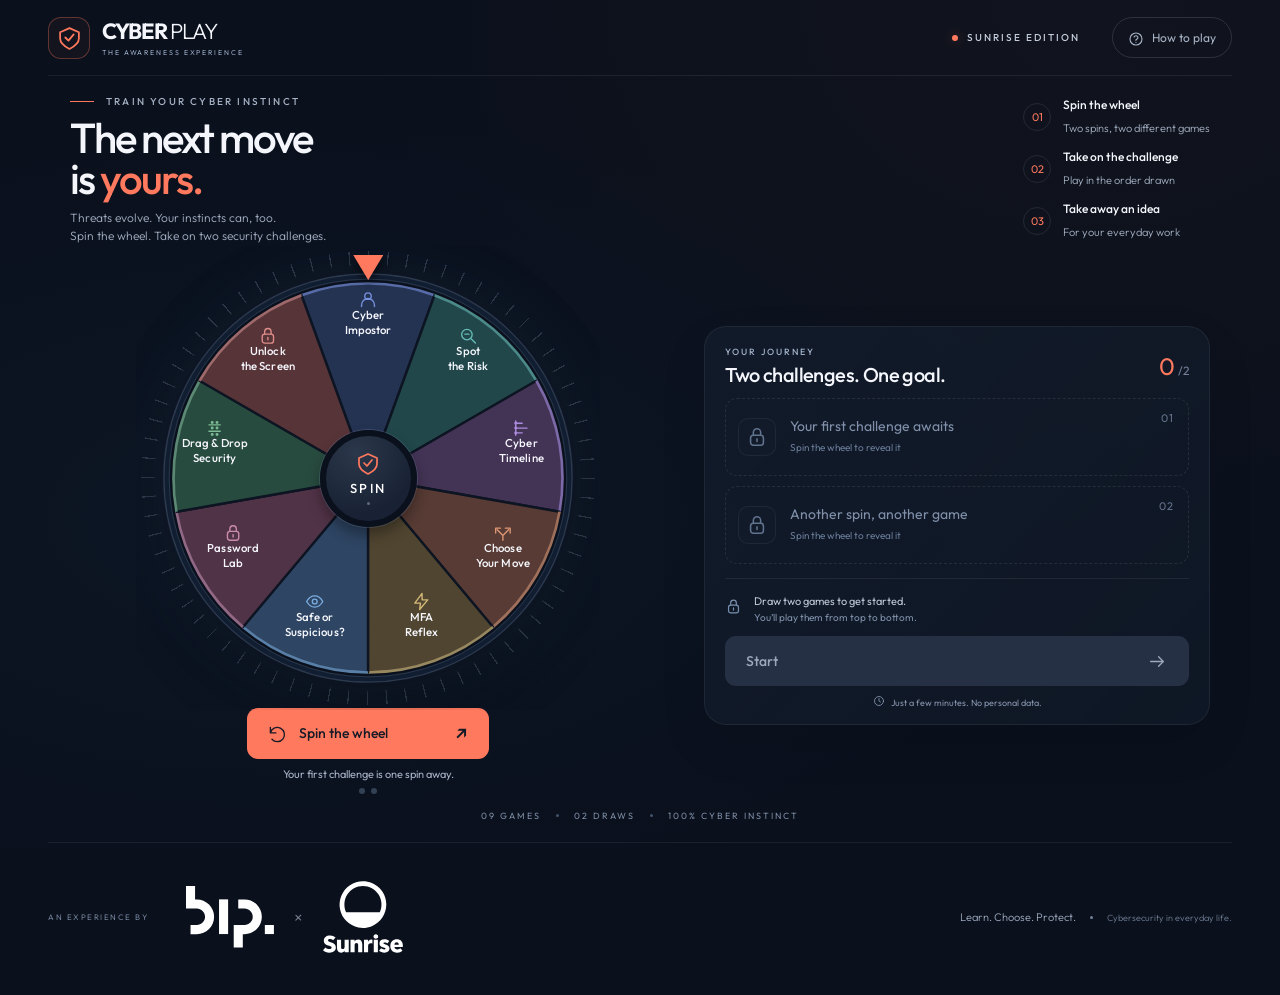
<file: sunrise-cyber-game/index.html>
<!doctype html>
<html lang="en">
<head>
  <meta charset="utf-8">
  <meta name="viewport" content="width=device-width, initial-scale=1">
  <meta name="theme-color" content="#0a101c">
  <meta name="description" content="Two interactive challenges to train your security instincts. An experience by BIP for Sunrise.">
  <title>Cyber Play — BIP × Sunrise</title>
  <link rel="icon" href="assets/favicon.svg" type="image/svg+xml">
  <link rel="stylesheet" href="style.css">
  <link rel="stylesheet" href="preview.css">
  <link rel="stylesheet" href="simulations.css">
  <link rel="stylesheet" href="games/detection.css">
  <link rel="stylesheet" href="games/decision.css">
  <link rel="stylesheet" href="games/interactive.css">
  <link rel="stylesheet" href="games/password.css">
  <script defer src="icons.js"></script>
  <script defer src="simulations.js"></script>
  <script defer src="games/detection.js"></script>
  <script defer src="games/decision.js"></script>
  <script defer src="games/interactive.js"></script>
  <script defer src="vendor/zxcvbn.js"></script>
  <script defer src="games/password.js"></script>
  <script defer src="app.js"></script>
</head>
<body>
  <a href="#main" class="skip-link">Skip to content</a>
  <div class="site-glow" aria-hidden="true"></div>
  <header class="site-header">
    <a class="app-brand" href="#" aria-label="Cyber Play, home" id="brand-home">
      <span class="brand-symbol" data-icon="shield"></span>
      <span>CYBER<span class="brand-light">PLAY</span><small>THE AWARENESS EXPERIENCE</small></span>
    </a>
    <div class="header-actions">
      <span class="edition"><i aria-hidden="true"></i> SUNRISE EDITION</span>
      <button class="help-button" id="preview-nav" aria-label="All games" hidden><span data-icon="cards"></span><span>All games</span></button>
      <button class="help-button" id="help-button" aria-label="How to play"><span data-icon="help"></span><span>How to play</span></button>
    </div>
  </header>
  <main id="main">
    <section id="wheel-screen" class="screen wheel-screen" aria-labelledby="wheel-title">
      <div class="intro-row">
        <div class="hero-copy">
          <p class="eyebrow"><span class="tiny-line"></span> TRAIN YOUR CYBER INSTINCT</p>
          <h1 id="wheel-title" tabindex="-1">The next move<br>is <span class="accent">yours.</span></h1>
          <p class="hero-description">Threats evolve. Your instincts can, too.<br>Spin the wheel. Take on two security challenges.</p>
        </div>
        <ol class="how-it-works" aria-label="How it works">
          <li><span class="step-number">01</span><span><strong>Spin the wheel</strong><small>Two spins, two different games</small></span></li>
          <li><span class="step-number">02</span><span><strong>Take on the challenge</strong><small>Play in the order drawn</small></span></li>
          <li><span class="step-number">03</span><span><strong>Take away an idea</strong><small>For your everyday work</small></span></li>
        </ol>
      </div>
      <div class="wheel-layout">
        <div class="wheel-panel">
          <div class="wheel-stage" id="wheel-stage">
            <div class="wheel-halo" aria-hidden="true"></div>
            <div class="wheel-ticks" aria-hidden="true"></div>
            <div class="wheel-pointer" aria-hidden="true"><span></span></div>
            <svg id="wheel" viewBox="0 0 500 500" role="img" aria-label="Wheel with nine cybersecurity games"></svg>
            <button class="wheel-center" id="spin-center" aria-label="Spin the wheel"><span data-icon="shield"></span><strong>SPIN</strong><span class="center-dot" aria-hidden="true"></span></button>
          </div>
          <div class="spin-controls">
            <button class="button button-primary spin-button" id="spin-button"><span data-icon="rotate"></span><span id="spin-label">Spin the wheel</span><span class="button-arrow" aria-hidden="true">↗</span></button>
            <p id="spin-status" class="spin-status" role="status" aria-live="polite">Your first challenge is one spin away.</p>
            <div class="spin-dots" aria-label="0 of 2 games drawn" id="spin-dots"><span></span><span></span></div>
          </div>
        </div>
        <aside class="playlist-panel" aria-labelledby="playlist-title">
          <div class="playlist-heading"><div><p class="eyebrow">YOUR JOURNEY</p><h2 id="playlist-title">Two challenges. One goal.</h2></div><span id="selection-count" class="count-badge">0<span>/2</span></span></div>
          <ol class="selection-list" id="selection-list"></ol>
          <div class="ready-panel">
            <div class="ready-note"><span data-icon="lock" id="ready-icon"></span><p id="ready-note">Draw two games to get started.<br><span>You’ll play them from top to bottom.</span></p></div>
            <button id="start-button" class="button button-primary start-button" disabled>Start<span data-icon="arrow"></span></button>
          </div>
          <p class="session-note"><span data-icon="clock"></span> Just a few minutes. No personal data.</p>
        </aside>
      </div>
      <p class="wheel-caption"><span>09 GAMES</span><i></i><span>02 DRAWS</span><i></i><span>100% CYBER INSTINCT</span></p>
    </section>
    <section id="game-screen" class="screen game-screen" hidden aria-labelledby="game-title">
      <div class="game-topline"><button class="text-button" id="exit-game"><span data-icon="arrow-left"></span> Back to the wheel</button><div class="game-topline-actions"><button class="text-button" id="preview-restart" hidden><span data-icon="rotate"></span> Restart game</button><span id="game-step" class="eyebrow">CHALLENGE 01 / 02</span></div></div>
      <div class="game-heading"><div><p id="game-category" class="eyebrow"></p><h1 id="game-title" tabindex="-1"></h1></div><div class="game-heading-icon" id="game-heading-icon" aria-hidden="true"></div></div>
      <div class="journey-progress" id="journey-progress" aria-label="Progress through the two games"></div>
      <div class="game-body"><div id="game-content" class="game-content"></div><aside class="game-journey" aria-labelledby="journey-title"><p class="eyebrow" id="journey-title">YOUR JOURNEY</p><ol id="game-path"></ol><div class="journey-tip"><span data-icon="shield"></span><strong>Pausing is a smart move.</strong><p>Notice the details. Check the source. Then choose.</p></div></aside></div>
    </section>
    <section id="preview-screen" class="screen preview-screen" hidden aria-labelledby="preview-title">
      <div class="preview-heading"><div><p class="eyebrow">TEST MODE · FREE ACCESS</p><h1 id="preview-title" tabindex="-1">Every game.<br><span class="accent">Your choice.</span></h1><p class="preview-description">Open any game, try different choices and replay it as often as you like.<br>Test results are separate from the two-game journey.</p></div><button class="button button-secondary" id="preview-exit"><span data-icon="close"></span> Exit test mode</button></div>
      <section class="preview-result" id="preview-result" hidden aria-label="Latest test result" aria-live="polite"></section>
      <div class="preview-catalogue" id="preview-catalogue" aria-label="Choose a game to test"></div>
      <p class="preview-footnote">Returning to an unfinished journey restarts its current game. Completed scores and draws are kept.</p>
    </section>
    <section id="results-screen" class="screen results-screen" hidden aria-labelledby="results-title">
      <div class="results-header"><div class="result-emblem" data-icon="shield"></div><p class="eyebrow">MISSION COMPLETE</p><h1 id="results-title" tabindex="-1">Sharper instincts.<br>Stronger defences.</h1><p>Two challenges completed. Two ideas to take to work.</p></div>
      <div class="score-panel"><div><span id="result-badge" class="eyebrow">CYBER DEFENDER</span><p id="result-caption"></p></div><div class="score-number"><strong id="total-score">100</strong><span>%</span><small>YOUR JOURNEY SCORE</small></div></div>
      <div class="result-cards" id="result-cards"></div>
      <div class="results-actions"><button id="play-again" class="button button-primary"><span data-icon="rotate"></span> New spins, new challenges <span data-icon="arrow"></span></button><p>Your next good decision starts with the small details.</p></div>
    </section>
  </main>
  <footer class="site-footer"><div class="partner-lockup"><span class="partner-label">AN EXPERIENCE BY</span><span class="partner-marks"><img src="assets/bip-logo.svg" alt="BIP" class="bip-logo"><span class="partner-times" aria-hidden="true">×</span><img src="assets/sunrise-logo.svg" alt="Sunrise" class="sunrise-logo"></span></div><p><button class="footer-secret-entry" id="preview-entry" type="button">Learn. Choose. Protect.</button><span class="footer-dot" aria-hidden="true"></span><span class="footer-small">Cybersecurity in everyday life.</span></p></footer>
  <dialog id="preview-access-dialog" class="app-dialog small-dialog" aria-labelledby="preview-access-title"><button class="dialog-close" data-close-dialog aria-label="Close"><span data-icon="close"></span></button><p class="eyebrow">GAME PREVIEW</p><h2 id="preview-access-title">Open test mode</h2><p>Enter your access code to choose and replay any game.</p><form id="preview-access-form"><label for="preview-code">Access code</label><input id="preview-code" name="preview-code" type="password" autocomplete="off" spellcheck="false" autocapitalize="off" aria-describedby="preview-access-error" required><p id="preview-access-error" class="preview-access-error" role="status" aria-live="polite"></p><button id="preview-unlock" class="button button-primary" type="submit">Unlock games <span data-icon="arrow"></span></button></form></dialog>
  <dialog id="help-dialog" class="app-dialog" aria-labelledby="help-title"><button class="dialog-close" data-close-dialog aria-label="Close"><span data-icon="close"></span></button><p class="eyebrow">HOW TO PLAY</p><h2 id="help-title">Two spins. Two chances<br>to make the right choice.</h2><ol class="help-steps"><li><span>01</span><div><strong>Draw your games</strong><p>Press “Spin the wheel” twice. Each spin picks a different game and adds it to your journey.</p></div></li><li><span>02</span><div><strong>Press “Start”</strong><p>Play the challenges in the order they were drawn. Read the feedback, then move on to the next one.</p></div></li><li><span>03</span><div><strong>See your results</strong><p>At the end, you’ll see your score and two practical tips. Spin again to start a new journey.</p></div></li></ol><p class="dialog-note">All messages and situations are simulations. Use only made-up passwords in Password Lab; never enter real credentials or personal data. You can also play with a keyboard or on a smartphone.</p><button class="button button-primary" data-close-dialog>Ready, let’s play <span data-icon="arrow"></span></button></dialog>
  <dialog id="exit-dialog" class="app-dialog small-dialog" aria-labelledby="exit-title"><p class="eyebrow">NEW JOURNEY</p><h2 id="exit-title">Back to the wheel?</h2><p>Your current draws and results will be reset.</p><div class="dialog-actions"><button class="button button-secondary" data-close-dialog>Keep playing</button><button class="button button-primary" id="confirm-exit">Back to the wheel</button></div></dialog>
  <div id="live-announcement" class="sr-only" aria-live="polite"></div>
</body>
</html>
</file>
<file: sunrise-cyber-game/style.css>
@font-face{font-family:Outfit;src:url('assets/outfit-variable.woff2') format('woff2');font-style:normal;font-weight:100 900;font-display:swap}
:root{color-scheme:dark;--bg:#0a101c;--panel:#131d2e;--panel-light:#182438;--text:#f4f6fb;--muted:#a6b2c5;--coral:#ff795e;--green:#5fdbb1;--line:#ffffff12;--font:Outfit,system-ui,-apple-system,'Segoe UI',sans-serif}
*{box-sizing:border-box}body{margin:0;background:var(--bg);color:var(--text);font-family:var(--font);font-size:16px;line-height:1.5;min-height:100vh}button,input,select{font:inherit}button{cursor:pointer}button:disabled{cursor:default}a{color:inherit}button,button svg,a{ -webkit-tap-highlight-color:transparent}button svg{flex-shrink:0;vertical-align:middle}button:focus-visible,a:focus-visible,[tabindex]:focus-visible{outline:3px solid #86b9ff;outline-offset:5px}h1,h2,h3,p{margin:0}h1,h2,h3{line-height:1.1}h1[tabindex='-1']:focus{outline:none}strong{font-weight:600}button{border:0}button:disabled{opacity:.4}[hidden]{display:none!important}.sr-only{position:absolute;width:1px;height:1px;overflow:hidden;clip:rect(0,0,0,0);white-space:nowrap}.skip-link{position:fixed;top:12px;left:12px;padding:12px 18px;background:var(--coral);color:var(--bg);z-index:100;transform:translateY(-180%);border-radius:10px}.skip-link:focus{transform:translateY(0)}.site-glow{position:absolute;inset:0 0 auto;height:850px;background:radial-gradient(ellipse at 22% 61%,#1e3a5925,transparent 55%),radial-gradient(ellipse at 85% 0%,#57382f18,transparent 47%);pointer-events:none;z-index:-1}.site-header{width:min(1256px,calc(100% - 96px));margin:auto;height:104px;display:flex;align-items:center;justify-content:space-between;border-bottom:1px solid var(--line)}.app-brand{display:flex;align-items:center;gap:12px;text-decoration:none;font-size:22px;letter-spacing:-1px;font-weight:700;line-height:1}.brand-light{font-weight:300;margin-left:3px}.app-brand small{font-size:7px;letter-spacing:1.9px;display:block;margin-top:7px;color:#9caec9;font-weight:400}.brand-symbol{display:grid;place-items:center;height:42px;width:42px;border:1px solid #ff795e55;border-radius:13px;background:#ff795e0b;color:var(--coral)}.brand-symbol svg{width:25px;height:25px}.header-actions{display:flex;align-items:center;gap:32px}.edition{font-size:10px;font-weight:500;letter-spacing:2px;color:#c3ccdc;display:flex;align-items:center;gap:9px}.edition i{width:6px;height:6px;background:var(--coral);border-radius:50%;box-shadow:0 0 12px #ff795e55}.help-button{display:flex;align-items:center;gap:8px;border-radius:25px;background:transparent;border:1px solid #ffffff20;color:var(--muted);font-size:12px;padding:10px 15px;transition:.2s}.help-button:hover{border-color:#ffffff50;color:white}.help-button svg{width:16px;height:16px}main{width:min(1140px,calc(100% - 96px));margin:auto}.screen{animation:page-in .45s ease-out}.intro-row{display:flex;justify-content:space-between;align-items:center;padding:48px 0 30px}.eyebrow{font-size:10px;font-weight:500;letter-spacing:2.2px;color:var(--muted);text-transform:uppercase}.hero-copy>.eyebrow{display:flex;gap:12px;align-items:center}.tiny-line{width:24px;height:1px;background:var(--coral)}.hero-copy h1{font-size:clamp(44px,4.5vw,66px);font-weight:500;letter-spacing:-2.8px;margin:15px 0 18px;line-height:1.02}.accent{color:var(--coral)}.hero-description{font-size:14px;line-height:1.65;color:var(--muted);font-weight:300}.how-it-works{display:flex;flex-direction:column;gap:21px;list-style:none;padding:0;margin:18px 18px 0 0}.how-it-works li{display:flex;gap:18px;align-items:center}.step-number{width:33px;height:33px;display:grid;place-items:center;border:1px solid #ffffff17;border-radius:50%;font-size:11px;font-weight:400;color:var(--coral)}.how-it-works strong{font-size:12px;display:block;font-weight:500}.how-it-works small{font-size:11px;color:var(--muted);font-weight:300}.wheel-layout{display:grid;grid-template-columns:1.18fr 1fr;gap:52px;align-items:center}.wheel-panel{min-width:0}.wheel-stage{isolation:isolate;overflow:clip;overflow-clip-margin:12px;width:100%;max-width:480px;aspect-ratio:1;position:relative;margin:0 auto}.wheel-halo{position:absolute;inset:4%;border-radius:50%;box-shadow:0 0 70px #3e719820,0 0 0 14px #ffffff01}.wheel-ticks{position:absolute;inset:-1.6%;border-radius:50%;background:repeating-conic-gradient(from 0deg,#95abc655 0deg .32deg,transparent .32deg 5deg);mask:radial-gradient(circle,transparent 66%,black 67%);-webkit-mask:radial-gradient(circle,transparent 66%,black 67%);opacity:.7}#wheel{position:absolute;inset:0;overflow:visible;filter:drop-shadow(0 18px 32px #0004);will-change:transform}.wheel-sector{transition:opacity .5s}.wheel-sector.drawn{opacity:.28}.wheel-sector>path{stroke:#0d1422;stroke-width:2.7;stroke-linejoin:round}.sector-title{fill:#f6f7fd;font-family:var(--font);font-size:13px;font-weight:500;letter-spacing:.1px}.sector-icon{color:#e5ecf5;opacity:.8}.wheel-center{position:absolute;inset:39%;border-radius:50%;background:radial-gradient(circle at 35% 20%,#2b374a,#182234 70%);border:6px solid #0a101c;box-shadow:0 0 0 1px #6c7d9d50,0 8px 14px #0005;display:flex;flex-direction:column;align-items:center;justify-content:center;gap:4px;color:white;z-index:3;transition:background .2s,box-shadow .2s}.wheel-center:hover:enabled{box-shadow:0 0 0 1px #ff795e88,0 0 35px #ff795e1a;background:radial-gradient(circle at 35% 20%,#36445b,#202b40 70%)}.wheel-center>span:first-child{color:var(--coral);line-height:0}.wheel-center svg{width:24px;height:24px}.wheel-center strong{font-size:13px;letter-spacing:2.5px;font-weight:500}.center-dot{width:3px;height:3px;background:#ffffff50;border-radius:50%}.wheel-center:disabled{opacity:1}.wheel-center:disabled strong{opacity:.4}.wheel-center:disabled>span:first-child{opacity:.7}.wheel-pointer{position:absolute;left:calc(50% - 15px);top:-3px;z-index:4;width:30px;height:30px;filter:drop-shadow(0 5px 5px #0008);transform-origin:50% 0}.wheel-pointer>span{display:block;clip-path:polygon(0 0,100% 0,50% 100%);width:30px;height:25px;background:var(--coral)}.wheel-stage.spinning .wheel-pointer{animation:pointer-tick .14s ease-in-out infinite alternate}.spin-controls{display:flex;flex-direction:column;align-items:center;margin-top:17px}.button{min-height:50px;border-radius:11px;padding:13px 21px;font-weight:500;font-size:14px;display:inline-flex;align-items:center;justify-content:center;gap:12px;transition:background .2s,transform .2s,box-shadow .2s;line-height:1.3;text-decoration:none}.button svg{width:19px;height:19px}.button-primary{color:#151a26;background:var(--coral)}.button-primary:hover:enabled{background:#ff9279;box-shadow:0 5px 25px #ff795e18;transform:translateY(-1px)}.button-primary:active:enabled{transform:translateY(1px)}.button-secondary{background:#ffffff08;color:var(--text);border:1px solid #ffffff1a}.button-secondary:hover:enabled{background:#ffffff12}.button-primary:disabled{color:#9ca7ba;background:#263045;opacity:1;box-shadow:none}.spin-button{width:242px}.spin-button>svg{margin-right:4px}.button-arrow{font-size:19px;margin-left:auto}.spin-status{font-size:11px;color:var(--muted);margin:12px 0 9px;min-height:17px;text-align:center}.spin-dots{display:flex;gap:6px}.spin-dots span{width:6px;height:6px;border-radius:50%;background:#334155;transition:.3s}.spin-dots span.filled{background:var(--coral);box-shadow:0 0 10px #ff795e33}.playlist-panel{border:1px solid #ffffff10;border-radius:22px;background:linear-gradient(135deg,#151f309e,#101927d9);padding:28px 25px 18px;box-shadow:0 20px 50px #00000014;align-self:center}.playlist-heading{display:flex;align-items:center;justify-content:space-between;gap:10px;padding-bottom:22px}.playlist-heading .eyebrow{color:#a1b1c9;font-size:9px;letter-spacing:2px}.playlist-heading h2{font-size:23px;font-weight:500;letter-spacing:-.6px;margin-top:9px}.count-badge{font-size:24px;color:var(--coral);font-weight:400}.count-badge span{font-size:12px;color:#74829a;margin-left:3px}.selection-list{list-style:none;margin:0;padding:0;display:grid;gap:13px}.selection-card{min-height:94px;position:relative;border:1px dashed #ffffff17;border-radius:12px;display:flex;align-items:center;gap:14px;padding:17px 15px;transition:background .3s,border-color .3s}.selection-number{color:#65758e;font-size:11px;font-weight:400;position:absolute;right:14px;top:11px;letter-spacing:1px}.selection-icon{height:43px;width:43px;display:grid;place-items:center;flex-shrink:0;border-radius:10px;border:1px solid #ffffff0e;color:#61738e;background:#ffffff02}.selection-icon svg{height:22px;width:22px}.selection-card h3{font-size:14px;font-weight:400;color:#8090aa;margin-bottom:5px;letter-spacing:0}.selection-card p{font-size:10px;color:#687b96;line-height:1.5}.selection-card.picked{border:1px solid #ffffff14;background:#1b273940;animation:card-reveal .45s ease-out}.selection-card.picked .selection-icon{background:color-mix(in srgb,var(--game-color) 13%,transparent);border-color:color-mix(in srgb,var(--game-color) 22%,transparent);color:var(--game-color)}.selection-card.picked h3{font-weight:500;color:var(--text)}.selection-card.picked p{color:#a0afc5}.selection-card.picked .selection-number{color:var(--game-color);opacity:.65}.card-pending{visibility:hidden}.ready-panel{margin-top:22px;padding-top:21px;border-top:1px solid var(--line)}.ready-note{display:flex;align-items:center;gap:12px;margin-bottom:17px;color:#7890ad}.ready-note svg{width:17px;height:17px}.ready-note p{font-size:11px;color:#bcc7d8;line-height:1.5}.ready-note p span{color:#7f90ab;font-size:10px}.start-button{width:100%;justify-content:space-between}.start-button svg{width:22px}.session-note{display:flex;justify-content:center;align-items:center;gap:6px;font-size:9px;color:#8595ad;margin:14px 0 0}.session-note svg{width:12px;height:12px}.wheel-caption{display:flex;align-items:center;justify-content:center;gap:15px;margin:34px 0 31px;font-size:9px;color:#7d8da4;letter-spacing:2px}.wheel-caption i{width:3px;height:3px;border-radius:50%;background:#43536d}.site-footer{max-width:1256px;width:calc(100% - 96px);margin:auto;border-top:1px solid var(--line);padding:24px 0 27px;display:flex;align-items:center;justify-content:space-between;gap:25px}.partner-lockup{display:flex;align-items:center;justify-content:center;flex-wrap:wrap;gap:12px 18px}
.partner-marks{display:flex;align-items:center;gap:20px;padding:12px 20px;max-width:100%}.partner-label{font-size:8px;letter-spacing:1.5px;color:#73839c}.partner-times{font-size:16px;color:#77808e;font-weight:300}.bip-logo{width:88px;height:62px;object-fit:contain}.sunrise-logo{width:80px;height:76px;object-fit:contain}.bip-logo,.sunrise-logo{filter:brightness(0) invert(1)}.site-footer>p{font-size:11px;color:#a2afc4;display:flex;align-items:center;gap:14px;font-weight:300}.footer-small{font-size:9px;color:#71829a}.footer-dot{width:3px;height:3px;background:#71829a;border-radius:50%}.flying-card{position:fixed;z-index:20;background:#1b283c;border:1px solid #ffffff25;border-radius:12px;display:flex;align-items:center;gap:14px;padding:17px 15px;box-shadow:0 15px 40px #0005;pointer-events:none}.flying-card .selection-icon{color:var(--game-color);background:color-mix(in srgb,var(--game-color) 15%,transparent)}.flying-card h3{font-size:14px;font-weight:500}.flying-card p{font-size:10px;color:var(--muted);margin-top:5px}.game-screen{padding:30px 0 50px}.game-topline{display:flex;justify-content:space-between;align-items:center;margin-bottom:30px}.text-button{display:inline-flex;gap:8px;align-items:center;font-size:12px;color:var(--muted);background:none;padding:8px 0}.text-button:hover{color:var(--text)}.text-button svg{width:17px;height:17px}.game-heading{display:flex;align-items:center;justify-content:space-between;gap:20px}.game-heading .eyebrow{color:var(--coral);margin-bottom:11px}.game-heading h1{font-size:clamp(32px,4vw,47px);font-weight:500;letter-spacing:-1.5px}.game-heading-icon{height:65px;width:65px;display:grid;place-items:center;border-radius:17px;background:#ff795e0c;border:1px solid #ff795e25;color:var(--coral)}.game-heading-icon svg{width:30px;height:30px}.journey-progress{display:grid;grid-template-columns:repeat(3,1fr);gap:7px;margin:25px 0 30px}.progress-step{height:4px;border-radius:3px;background:#223149}.progress-step.active{background:var(--coral)}.progress-step.complete{background:var(--green)}.game-body{display:grid;grid-template-columns:minmax(0,1fr) 224px;gap:30px;align-items:start}.game-content{min-width:0;border:1px solid #ffffff10;background:linear-gradient(135deg,#131d2ef0,#101927);padding:28px;border-radius:20px}.game-content .game-intro{margin-bottom:24px}.game-content .game-intro h2{font-size:23px;font-weight:500;margin-bottom:10px;letter-spacing:-.5px}.game-content .game-intro p{font-size:14px;color:var(--muted);line-height:1.65}.game-content .game-intro .eyebrow{margin-bottom:10px;color:var(--coral)}.game-content button{max-width:100%}.game-content .feedback{padding:16px 18px;border-radius:12px;border:1px solid #ffffff18;background:#1a2940;color:var(--text);margin:20px 0;font-size:14px;line-height:1.6}.game-content .feedback.success{background:#5fdbb10c;border-color:#5fdbb139}.game-content .feedback.danger{background:#ff795e0a;border-color:#ff795e39}.game-content .feedback strong{display:block;margin-bottom:5px}.game-content .feedback p{font-size:13px;color:#c2cddd}.game-journey{padding:15px 0}.game-journey ol{list-style:none;padding:0;margin:22px 0}.game-path-item{display:flex;align-items:center;gap:12px;position:relative;padding-bottom:30px}.game-path-item:before{content:'';width:1px;height:23px;position:absolute;background:#2b3950;top:35px;left:15px}.game-path-item:last-child:before{display:none}.path-number{width:31px;height:31px;border-radius:50%;border:1px solid #3a465e;display:grid;place-items:center;color:#7f91ac;font-size:10px;flex-shrink:0}.path-number svg{width:14px;height:14px}.game-path-item strong{display:block;font-size:12px;color:#8b9bb3;font-weight:400}.game-path-item small{font-size:10px;color:#637792}.game-path-item.active .path-number{background:#ff795e15;border-color:#ff795e55;color:var(--coral)}.game-path-item.active strong{color:white}.game-path-item.complete .path-number{background:#5fdbb110;border-color:#5fdbb144;color:var(--green)}.game-path-item.complete strong{color:#bdcddf}.journey-tip{border-top:1px solid var(--line);padding-top:24px;color:var(--muted)}.journey-tip>span{display:block;color:#7b91b4;margin-bottom:12px;line-height:0}.journey-tip svg{height:25px;width:25px}.journey-tip strong{font-size:12px;display:block;font-weight:500;color:#c1cde0}.journey-tip p{font-size:11px;line-height:1.8;margin-top:8px;max-width:185px}.results-screen{padding:48px 0 50px;max-width:980px;margin:auto}.results-header{text-align:center}.result-emblem{margin:0 auto 20px;display:grid;place-items:center;width:66px;height:66px;border-radius:22px;background:#5fdbb110;border:1px solid #5fdbb135;color:var(--green);transform:rotate(-5deg)}.result-emblem svg{width:34px;height:34px}.results-header .eyebrow{color:var(--green)}.results-header h1{font-size:clamp(36px,4.5vw,58px);font-weight:500;letter-spacing:-2px;margin:15px 0}.results-header>p:last-child{font-size:14px;color:var(--muted)}.score-panel{display:flex;justify-content:space-between;align-items:center;max-width:750px;margin:35px auto 28px;padding:26px 35px;border:1px solid #ffffff15;border-radius:17px;background:linear-gradient(115deg,#142638,#151e2d);gap:25px}.score-panel .eyebrow{color:var(--green);font-size:12px}.score-panel p{font-size:13px;color:#b5c5d9;max-width:340px;margin-top:8px;line-height:1.65}.score-number{line-height:1;text-align:right;white-space:nowrap}.score-number strong{font-size:54px;font-weight:400;letter-spacing:-2px}.score-number>span{color:var(--green);font-size:25px;margin-left:3px}.score-number small{display:block;font-size:7px;letter-spacing:1px;margin-top:9px;color:var(--muted)}.result-cards{display:grid;grid-template-columns:repeat(3,1fr);gap:16px}.result-card{border:1px solid #ffffff12;background:#111d2d;border-radius:16px;padding:23px 21px;display:flex;flex-direction:column}.result-card-top{display:flex;justify-content:space-between;align-items:center;margin-bottom:19px}.result-card-top>span{width:38px;height:38px;border-radius:10px;background:color-mix(in srgb,var(--game-color) 12%,transparent);color:var(--game-color);display:grid;place-items:center}.result-card-top svg{width:20px;height:20px}.result-card-top small{font-size:10px;color:#8497b2}.result-card h2{font-size:18px;font-weight:500;margin:0 0 12px;letter-spacing:-.3px}.result-card p{font-size:12px;color:var(--muted);line-height:1.8}.result-card .result-pct{margin-top:auto;padding-top:20px;font-size:10px;color:var(--green)}.result-pct strong{font-size:17px;font-weight:400;margin-right:4px}.results-actions{text-align:center;margin:35px 0 0}.results-actions p{font-size:11px;color:var(--muted);margin-top:14px}.app-dialog{background:#142032;color:var(--text);border:1px solid #ffffff20;border-radius:22px;width:min(530px,calc(100% - 32px));padding:36px;max-height:90vh;overflow:auto;box-shadow:0 30px 100px #0009}.app-dialog::backdrop{background:#040812bb;backdrop-filter:blur(8px)}.app-dialog h2{font-size:28px;letter-spacing:-.7px;font-weight:500;margin:14px 0 25px}.dialog-close{position:absolute;right:16px;top:16px;background:transparent;padding:6px;color:var(--muted);border-radius:50%;line-height:0}.dialog-close svg{width:18px;height:18px}.help-steps{list-style:none;padding:0;display:grid;gap:21px;margin-bottom:24px}.help-steps li{display:flex;gap:17px}.help-steps li>span{color:var(--coral);font-size:12px;font-weight:500;padding-top:1px}.help-steps strong{font-size:14px;font-weight:500}.help-steps p{font-size:12px;color:var(--muted);margin-top:6px;line-height:1.7}.dialog-note{font-size:11px;color:#a2b4cd;line-height:1.8;border-top:1px solid var(--line);padding:18px 0 23px}.app-dialog>.button{width:100%;justify-content:space-between}.small-dialog h2{margin-bottom:12px}.small-dialog>p:not(.eyebrow){color:var(--muted);font-size:14px;line-height:1.7}.dialog-actions{display:flex;gap:10px;margin-top:25px;justify-content:flex-end}.dialog-actions .button{font-size:12px;min-height:45px;padding:11px 15px}.error-message{color:#ffd0c6;font-size:14px;line-height:1.6;padding:22px;background:#ff795e15;border:1px solid #ff795e33;border-radius:12px}
@keyframes page-in{from{opacity:0;transform:translateY(8px)}to{opacity:1;transform:translateY(0)}}@keyframes pointer-tick{from{transform:rotate(-9deg)}to{transform:rotate(9deg)}}@keyframes card-reveal{from{opacity:.15;transform:translateY(-8px)}to{opacity:1;transform:translateY(0)}}
@media(min-width:1500px){.intro-row{padding-top:65px}.wheel-stage{max-width:500px}.wheel-layout{gap:80px}.playlist-panel{padding:30px}.selection-card{min-height:99px}.wheel-caption{margin-top:40px}}
@media(max-width:1000px){.site-header,.site-footer{width:calc(100% - 56px)}main{width:calc(100% - 56px)}.wheel-layout{gap:25px;grid-template-columns:1.06fr 1fr}.hero-copy h1{font-size:55px}.playlist-panel{padding:22px 19px 17px}.playlist-heading h2{font-size:20px}.selection-card{gap:10px;min-height:88px;padding:15px 11px}.selection-icon{width:37px;height:37px}.selection-card h3{font-size:13px}.selection-card p{font-size:9px}.selection-number{top:6px;right:8px;font-size:9px}.game-body{grid-template-columns:minmax(0,1fr) 190px;gap:23px}.game-content{padding:23px}.footer-small,.footer-dot{display:none}.how-it-works{margin-right:0}}
@media(min-width:761px) and (max-height:900px){.site-header{height:76px}.intro-row{padding:18px 0 14px}.hero-copy h1{font-size:42px;line-height:.98;letter-spacing:-2px;margin:8px 0 10px}.hero-description{font-size:12px;line-height:1.45}.how-it-works{gap:10px;margin:0}.how-it-works li{gap:12px}.step-number{width:28px;height:28px}.wheel-layout{gap:38px}.wheel-stage{max-width:min(440px,calc(100vh - 360px))}.spin-controls{margin-top:10px}.spin-status{margin:7px 0 5px}.playlist-panel{padding:18px 20px 14px}.playlist-heading{padding-bottom:12px}.playlist-heading h2{font-size:20px;margin-top:5px}.selection-list{gap:10px}.selection-card{min-height:78px;padding:12px}.selection-icon{width:38px;height:38px}.ready-panel{margin-top:14px;padding-top:14px}.ready-note{margin-bottom:10px}.session-note{margin-top:9px}.wheel-caption{margin:15px 0 20px}}
@media(min-width:761px) and (max-height:760px){.wheel-caption{display:none}.intro-row{padding-top:12px;padding-bottom:10px}.hero-copy h1{font-size:38px}.how-it-works small{display:none}.wheel-stage{max-width:min(390px,calc(100vh - 340px))}}
@media(max-width:760px){.site-header{height:83px}.edition{display:none}.header-actions{gap:12px}.app-brand{font-size:20px}.brand-symbol{width:37px;height:37px}.help-button{padding:9px 11px}.help-button>span:last-child{display:none}.help-button svg{height:18px;width:18px}.intro-row{padding-top:35px;padding-bottom:25px}.hero-copy h1{font-size:49px;letter-spacing:-2px}.how-it-works{display:none}.hero-description{font-size:13px}.wheel-layout{grid-template-columns:1fr;gap:28px}.wheel-stage{isolation:isolate;overflow:clip;overflow-clip-margin:12px;width:min(100%,420px);max-width:420px}.spin-controls{margin-top:14px}.spin-button{width:258px}.playlist-panel{width:min(100%,500px);margin:auto;padding:24px 20px 18px}.playlist-heading h2{font-size:22px}.selection-card{min-height:84px;gap:14px;padding:15px}.selection-icon{width:43px;height:43px}.selection-card h3{font-size:15px}.selection-card p{font-size:11px}.selection-number{top:11px;right:14px;font-size:10px}.playlist-heading{padding-bottom:20px}.wheel-caption{font-size:7px;gap:10px;letter-spacing:1.3px;margin:28px 0}.site-footer{padding:22px 0;flex-direction:column;gap:17px}.partner-label{font-size:7px}.partner-lockup{gap:19px}.site-footer>p{font-size:10px}.game-screen{padding-top:20px}.game-topline{margin-bottom:25px}.game-heading h1{font-size:36px}.game-heading-icon{width:52px;height:52px;border-radius:14px}.game-heading-icon svg{width:25px;height:25px}.game-heading .eyebrow{font-size:8px;letter-spacing:1.5px}.game-body{grid-template-columns:1fr}.game-journey{display:none}.game-content{padding:22px 19px;border-radius:15px}.game-content .game-intro h2{font-size:21px}.game-content .game-intro p{font-size:13px}.journey-progress{margin:21px 0 23px}.game-step{font-size:8px!important}.result-cards{grid-template-columns:1fr}.result-card{padding:22px}.result-card-top{margin-bottom:15px}.result-card p{font-size:13px}.result-card h2{font-size:21px}.result-card .result-pct{padding-top:15px}.score-panel{padding:22px;margin-top:28px}.score-number strong{font-size:45px}.score-number small{font-size:6px;letter-spacing:.5px}.score-panel .eyebrow{font-size:10px;letter-spacing:1.5px}.score-panel p{font-size:12px}.results-header h1{font-size:44px}.results-header>p:last-child{font-size:12px}.results-screen{padding-top:30px}.results-actions .button{font-size:12px;padding:13px 17px;gap:9px}.app-dialog{padding:30px 25px}.app-dialog h2{font-size:26px}.dialog-actions{flex-wrap:wrap}.dialog-actions .button{flex:1;white-space:normal}.game-heading-icon{flex-shrink:0}}
@media(max-width:380px){main,.site-header,.site-footer{width:calc(100% - 32px)}.hero-copy h1{font-size:43px}.wheel-stage{margin-top:4px}.playlist-panel{padding:20px 15px}.playlist-heading h2{font-size:20px}.selection-card p{font-size:10px}.selection-card h3{font-size:14px}.score-panel{padding:17px;gap:15px}.score-number strong{font-size:39px}.game-heading h1{font-size:30px}.game-content{padding:19px 14px}}
@media(prefers-reduced-motion:reduce){*,*:before,*:after{animation-duration:.01ms!important;animation-iteration-count:1!important;scroll-behavior:auto!important;transition-duration:.01ms!important}#wheel{will-change:auto}}
</file>
<file: sunrise-cyber-game/preview.css>
.footer-secret-entry{background:none;color:inherit;padding:0;border:0;font:inherit;font-weight:inherit;line-height:inherit;cursor:pointer}
.game-topline-actions{display:flex;align-items:center;gap:24px}
#preview-nav{color:var(--green);border-color:#5fdbb140}
#preview-restart{color:var(--green)}
.preview-screen{padding:42px 0 45px}
.preview-heading{display:flex;align-items:center;justify-content:space-between;gap:28px;margin-bottom:30px}
.preview-heading .eyebrow{color:var(--green)}
.preview-heading h1{font-size:clamp(36px,4.5vw,55px);font-weight:500;letter-spacing:-2px;margin:14px 0 17px}
.preview-description{font-size:14px;color:var(--muted);line-height:1.7}
.preview-heading>.button{flex-shrink:0}
.preview-catalogue{display:grid;grid-template-columns:repeat(3,minmax(0,1fr));gap:17px}
.preview-card{position:relative;text-align:left;display:flex;flex-direction:column;gap:12px;color:var(--text);border:1px solid #ffffff17;border-radius:16px;background:linear-gradient(135deg,#172336,#101927);padding:23px;min-height:215px;transition:transform .2s,border-color .2s,background .2s}
.preview-card:hover{transform:translateY(-3px);border-color:var(--game-color);background:#18273c}
.preview-card-top{display:flex;align-items:center;justify-content:space-between;width:100%}
.preview-card-icon{display:grid;place-items:center;width:43px;height:43px;border:1px solid color-mix(in srgb,var(--game-color) 30%,transparent);border-radius:12px;background:color-mix(in srgb,var(--game-color) 10%,transparent);color:var(--game-color)}
.preview-card-icon svg{width:22px;height:22px}
.preview-card-index{font-size:10px;letter-spacing:1px;color:#738aa8}
.preview-card strong{font-size:20px;line-height:1.3;letter-spacing:-.4px;font-weight:500}
.preview-card-description{font-size:12px;line-height:1.7;color:var(--muted)}
.preview-card-bottom{display:flex;align-items:center;justify-content:space-between;margin-top:auto;padding-top:5px;width:100%;font-size:11px;color:var(--game-color);gap:10px}
.preview-card-bottom>span{display:inline-flex;align-items:center;gap:8px}
.preview-card-bottom svg{width:16px;height:16px}
.preview-card-bottom small{color:#8da2bd;font-size:10px;text-align:right}
.preview-footnote{font-size:11px;line-height:1.7;color:#91a5c0;margin-top:23px;text-align:center}
.preview-result{display:flex;align-items:center;justify-content:space-between;gap:25px;border:1px solid #5fdbb138;border-radius:15px;background:#5fdbb10b;padding:23px;margin-bottom:25px}
.preview-result h2{font-size:21px;font-weight:500;letter-spacing:-.5px;margin:8px 0 10px}
.preview-result .eyebrow{color:var(--green);font-size:9px}
.preview-result p:not(.eyebrow){font-size:12px;color:#b5c7dd;line-height:1.8;max-width:780px}
.preview-result .button{flex-shrink:0}
.preview-game .game-topline>#exit-game{color:var(--green)}
.preview-sidebar{display:grid;gap:7px}
.preview-sidebar-button{display:flex;align-items:center;gap:9px;width:100%;padding:10px;color:#91a5c0;background:transparent;border:1px solid transparent;border-radius:9px;text-align:left;font-size:11px;line-height:1.5}
.preview-sidebar-button svg{width:17px;height:17px;flex-shrink:0}
.preview-sidebar-button:hover{color:var(--text);background:#ffffff07}
.preview-sidebar-button[aria-current="true"]{color:var(--game-color);background:color-mix(in srgb,var(--game-color) 9%,transparent);border-color:color-mix(in srgb,var(--game-color) 25%,transparent)}
#preview-access-form{margin-top:24px}
#preview-access-form label{display:block;font-size:12px;color:#bccce0;margin-bottom:9px}
#preview-code{width:100%;min-height:48px;background:#0a1423;color:var(--text);border:1px solid #61738e;border-radius:9px;padding:12px 14px;font:inherit;font-size:16px}
#preview-code:focus{outline:2px solid #86b9ff;outline-offset:2px}
#preview-code[aria-invalid="true"]{border-color:var(--coral)}
.preview-access-error{min-height:22px;font-size:12px;line-height:1.7;color:#ffb6a5;margin:10px 0 14px}
#preview-unlock{width:100%;justify-content:space-between}
@media(max-width:1000px){.preview-card{padding:20px;min-height:210px}.preview-card strong{font-size:18px}.preview-catalogue{gap:12px}}
@media(max-width:760px){.preview-heading{flex-direction:column;align-items:flex-start;gap:20px}.preview-heading h1{font-size:43px}.preview-screen{padding-top:30px}.preview-description{font-size:13px}.preview-description br{display:none}.preview-catalogue{grid-template-columns:repeat(2,minmax(0,1fr))}.preview-card{padding:17px;min-height:220px}.preview-card strong{font-size:17px}.preview-card-description{font-size:11px}.preview-card-bottom{flex-wrap:wrap}.preview-card-bottom small{font-size:9px}.preview-result{flex-direction:column;align-items:flex-start;gap:17px;padding:20px}.preview-footnote{text-align:left}.game-topline-actions{gap:14px}.preview-game #game-step{display:none}#preview-restart{font-size:11px}.preview-game .game-topline{gap:10px}}
@media(max-width:440px){.preview-catalogue{grid-template-columns:1fr}.preview-card{min-height:185px;padding:21px}.preview-card strong{font-size:21px}.preview-card-description{font-size:12px}.preview-card-bottom{flex-wrap:nowrap}.preview-card-bottom small{font-size:10px}.preview-heading h1{font-size:42px}}
</file>
<file: sunrise-cyber-game/simulations.css>
.sim-teams{container:teams / inline-size;background:#fff;color:#242424;border:1px solid #d7d7df;border-radius:10px;overflow:hidden;font-family:"Segoe UI",Arial,sans-serif;font-size:13px;line-height:1.5;box-shadow:0 18px 48px #02061026}
.sim-teams svg{flex-shrink:0;vertical-align:middle}
.sim-teams-bar{display:flex;align-items:center;gap:10px;height:49px;background:#f0f0f5;border-bottom:1px solid #d9d9e0;padding:0 15px}
.sim-teams-logo{display:block;width:27px;height:27px;object-fit:contain}
.sim-teams-bar>strong{font-size:13px;font-weight:600;white-space:nowrap}
.sim-teams-search{display:flex;align-items:center;gap:10px;min-width:50px;width:42%;max-width:380px;height:30px;margin-left:35px;padding:0 11px;border:1px solid #dedee7;border-radius:4px;background:#fff;color:#686876;font-size:11px}
.sim-teams-top-tools{display:flex;align-items:center;gap:15px;margin-left:auto;color:#5c5c6b}
.sim-teams-profile{display:grid;place-items:center;width:29px;height:29px;border-radius:50%;background:#dbd7ef;color:#555089;font-size:10px;font-weight:600}
.sim-teams-workspace{display:flex;min-height:535px}
.sim-teams-rail{display:flex;flex-direction:column;align-items:center;gap:10px;flex:0 0 58px;padding:14px 5px;background:#f0f0f5;border-right:1px solid #e0e0e8;color:#616174}
.sim-teams-rail>span{position:relative;display:flex;flex-direction:column;align-items:center;gap:3px;padding:6px 3px;width:100%;border-radius:4px}
.sim-teams-rail small{font-size:9px;line-height:1.3}
.sim-teams-rail .sim-teams-app-active{background:#e5e3ef;color:#5b4da3}
.sim-teams-app-active:before{content:"";position:absolute;left:-3px;top:9px;bottom:9px;width:3px;border-radius:2px;background:#6654ad}
.sim-teams-chats{flex:0 0 184px;min-width:0;background:#fafafa;border-right:1px solid #e3e3e8;padding:17px 9px}
.sim-teams-chats-title{display:flex;align-items:center;justify-content:space-between;padding:0 8px;color:#30303a}
.sim-teams-chats-title strong{font-size:18px;font-weight:600}
.sim-teams-chat-filters{display:flex;gap:5px;flex-wrap:wrap;margin:14px 4px 18px;color:#666674;font-size:9px}
.sim-teams-chat-filters>span{padding:3px 7px;border:1px solid #dddde5;border-radius:12px;background:#fff}
.sim-teams-chat-filters>span:nth-child(2){background:#e8e3f5;color:#5c4495;border-color:#ddd5ef}
.sim-teams-recents{margin:10px 8px!important;color:#797984;font-size:10px!important}
.sim-teams-chat-row{display:flex;align-items:center;gap:9px;padding:10px 8px;border-radius:5px;min-width:0}
.sim-teams-chat-active{background:#eae7f2}
.sim-teams-chat-avatar,.sim-teams-contact-avatar,.sim-teams-message-avatar{display:grid;place-items:center;flex-shrink:0;background:#e4e0ee;color:#63518e;border-radius:50%;font-size:10px;font-weight:600}
.sim-teams-chat-avatar{width:30px;height:30px}
.sim-teams-chat-row>div{min-width:0}
.sim-teams-chat-row strong{display:block;font-size:11px;font-weight:600;line-height:1.5}
.sim-teams-chat-row small{display:block;color:#7a7884;font-size:9px;white-space:nowrap;text-overflow:ellipsis;overflow:hidden}
.sim-teams-conversation{display:flex;flex-direction:column;flex:1;min-width:0;background:#fff}
.sim-teams-chat-header{display:flex;align-items:center;gap:10px;min-height:63px;padding:13px 21px}
.sim-teams-contact-avatar{width:34px;height:34px;font-size:11px}
.sim-teams-chat-header>div{min-width:0}
.sim-teams-chat-header strong{display:block;font-size:15px;font-weight:600;overflow-wrap:anywhere}
.sim-teams-chat-header small{display:block;color:#777782;font-size:10px;margin-top:2px}
.sim-teams-call-tools{display:flex;align-items:center;gap:13px;margin-left:auto;color:#686877}
.sim-teams-chat-tabs{display:flex;align-items:center;gap:22px;height:35px;padding:0 22px;border-bottom:1px solid #e3e3e8;color:#666673;font-size:11px}
.sim-teams-chat-tabs>span:first-child{align-self:stretch;display:flex;align-items:center;color:#5c4799;font-weight:600;border-bottom:2px solid #6753a7}
.sim-teams-simulation{margin-left:auto;color:#898994;font-size:8px;letter-spacing:.08em}
.sim-teams-feed{flex:1;min-width:0;padding:16px 24px 25px;background:#fff}
.sim-teams-date{text-align:center;font-size:9px;color:#8b8b97;margin:0 0 22px}
.sim-teams-message{display:flex;align-items:flex-start;gap:10px;margin:0 0 19px;max-width:690px;text-align:left}
.sim-teams-message-avatar{width:30px;height:30px;margin-top:25px}
.sim-teams-message-column{min-width:0;flex:1}
.sim-teams-message-meta{display:flex;align-items:center;gap:8px;flex-wrap:wrap;margin:0 0 5px;font-size:10px;color:#686876}
.sim-teams-message-meta strong{font-weight:600;color:#484851;font-size:11px}
.sim-teams-message-meta time{font-size:9px;color:#92919c}
.sim-teams-external{font-size:8px;border:1px solid #dcdce4;border-radius:3px;padding:0 4px;color:#72717f;background:#fff}
.sim-teams-bubble{padding:13px 16px;border-radius:0 7px 7px 7px;background:#f1f1f5;color:#30303a;font-size:12px;line-height:1.7;overflow-wrap:anywhere}
.sim-teams-bubble p{margin:0 0 9px}
.sim-teams-bubble p:last-child{margin-bottom:0}
.sim-teams-composer{margin:4px 24px 20px 64px;padding:12px 14px 9px;min-height:58px;border:1px solid #dad9e2;border-bottom:2px solid #a99bc7;border-radius:5px;color:#8b8996;font-size:11px}
.sim-teams-composer>div{display:flex;align-items:center;gap:12px;margin-top:9px;color:#7f7b8d}
.sim-teams-composer>div>svg:last-child{margin-left:auto;color:#746490}
.sim-mail-attachment{display:flex;align-items:center;gap:11px;padding:12px 14px;margin:16px 0;background:#fafafa;border:1px solid #dcdfe5;border-radius:5px;max-width:360px;color:#246ba5}
.sim-mail-attachment strong{display:block;color:#384b5d;font-size:12px;font-weight:600;overflow-wrap:anywhere}
.sim-mail-attachment small{display:block;color:#738292;font-size:10px;line-height:1.5;margin-top:3px}
.sim-mail-warning{padding:10px 13px;background:#fff4cf;color:#705b26;border-left:3px solid #dfbd50;font-size:11px;line-height:1.7;margin:15px 0}
.sim-outlook .det-email-date:not(button){color:#78889b;font-size:9px;flex-shrink:0;margin-left:auto;max-width:76px;text-align:right;line-height:1.6}
.game-body:has(.sim-teams){grid-template-columns:minmax(0,1fr)}
.game-body:has(.sim-teams)>.game-journey{display:none}
@container teams (max-width:720px){.sim-teams-chats{flex-basis:156px}.sim-teams-chat-header{padding:13px 16px}.sim-teams-feed{padding:16px}.sim-teams-composer{margin-left:55px;margin-right:16px}.sim-teams-search{margin-left:10px;flex:1}}
@container teams (max-width:580px){.sim-teams-chats{display:none}.sim-teams-rail{flex-basis:48px}.sim-teams-call-tools{gap:9px}.sim-teams-feed{padding:16px}.sim-teams-chat-header{padding:13px 15px}}
@container teams (max-width:360px){.sim-teams-rail{display:none}.sim-teams-bar{padding:0 10px;gap:9px}.sim-teams-bar>strong{display:none}.sim-teams-search{margin-left:0;flex:1}.sim-teams-top-tools>svg{display:none}.sim-teams-chat-header{gap:8px;padding:12px}.sim-teams-chat-header strong{font-size:13px}.sim-teams-call-tools>svg:not(:last-child){display:none}.sim-teams-chat-tabs{gap:17px;padding:0 13px}.sim-teams-feed{padding:16px 12px}.sim-teams-message{gap:7px}.sim-teams-message-avatar{width:25px;height:25px;font-size:8px}.sim-teams-bubble{padding:11px;font-size:12px}.sim-teams-composer{margin:0 12px 15px 43px}}
@supports not (container-type:inline-size){@media(max-width:900px){.sim-teams-chats{display:none}.sim-teams-search{margin-left:10px;flex:1}}@media(max-width:440px){.sim-teams-rail{display:none}.sim-teams-bar>strong{display:none}.sim-teams-feed{padding:16px 12px}.sim-teams-chat-header{padding:12px}.sim-teams-composer{margin-left:43px;margin-right:12px}}}
</file>
<file: sunrise-cyber-game/games/detection.css>
.det-teams,
.det-outlook,
.det-investigation {
  border: 1px solid #dbe1eb;
  border-radius: 16px;
  overflow: hidden;
  background: #f4f6fa;
  color: #19263b;
  box-shadow: 0 18px 48px #02061026;
}
.det-app-bar {
  display: flex;
  align-items: center;
  gap: 12px;
  min-height: 58px;
  padding: 12px 20px;
  background: #ebedf7;
  border-bottom: 1px solid #dce0ec;
  font-size: 13px;
  color: #4c566c;
}
.det-app-bar > strong { color: #292f50; font-size: 15px; }
.det-teams-logo,
.det-outlook-logo {
  display: grid;
  place-items: center;
  width: 29px;
  height: 29px;
  flex-shrink: 0;
  border-radius: 5px;
  background: #5b5ab3;
  color: white;
  font-size: 18px;
  font-weight: 800;
  box-shadow: 5px -3px 0 #8988d633;
}
.det-app-divider { width: 1px; height: 23px; background: #d0d4e2; margin: 0 2px; }
.det-simulation {
  margin-left: auto;
  font-size: 9px;
  letter-spacing: .1em;
  font-weight: 700;
  color: #647089;
  white-space: nowrap;
}
.det-message {
  display: block;
  width: 100%;
  padding: 0;
  margin: 0;
  border: 0;
  border-radius: 0;
  background: transparent;
  color: inherit;
  text-align: left;
  font: inherit;
  cursor: pointer;
}
.det-message:hover:not(:disabled) { background: transparent; transform: none; box-shadow: none; }
.det-message:disabled { opacity: 1; cursor: default; }
.det-message .sim-teams-bubble { transition: background .15s ease, box-shadow .15s ease; }
.det-message.det-choice-correct .sim-teams-bubble { background: #eaf7ee; box-shadow: inset 0 0 0 1px #91c9a4; }
.det-message.det-choice-wrong .sim-teams-bubble { background: #fff2eb; box-shadow: inset 0 0 0 1px #e0b4a2; }
.det-message-verdict { display: block; margin: 5px 0 0 47px; font-size: 10px; line-height: 1.5; color: #a45f47; }
.det-choice-correct .det-message-verdict { color: #197346; }
.det-message-verdict[hidden] { display: none; }
.det-message:focus-visible { outline: none; }
.det-message:focus-visible .sim-teams-bubble { outline: 2px solid #6264a7; outline-offset: 3px; }
.det-answer-area { margin-top: 20px; }
.det-feedback { line-height: 1.6; }
.det-feedback > strong { display: block; font-size: 15px; }
.det-feedback p { margin: 8px 0 0; font-size: 13px; }
.det-finish-area { display: flex; justify-content: flex-end; margin-top: 18px; }
.det-finish { gap: 12px; }
.det-finish > span { margin-left: 9px; }
.det-risk-progress { display: flex; align-items: center; justify-content: space-between; gap: 16px; margin: 0 0 14px; color: #b5c3d6; font-size: 12px; }
.det-risk-progress > span:first-child { display: flex; align-items: center; gap: 8px; color: #f4f6fb; }
.det-risk-progress svg { color: #ff795e; }
.det-outlook {
  container-name: outlook;
  container-type: inline-size;
  border-color: #d8e1ec;
  border-radius: 10px;
  background: #f6f8fc;
  color: #242b34;
  font-family: "Segoe UI", Arial, sans-serif;
  line-height: 1.5;
}
.game-body:has(.det-outlook) { grid-template-columns: minmax(0, 1fr); }
.game-body:has(.det-outlook) > .game-journey { display: none; }
.det-outlook .det-outlook-bar { display: flex; align-items: center; min-height: 48px; height: 48px; padding: 0 12px; gap: 10px; background: #f5f8fc; border-bottom: 1px solid #dce5ef; color: #253b54; }
.det-outlook-bar > strong { font-size: 14px; font-weight: 600; color: #203852; }
.det-launcher { display: inline-flex; align-items: center; justify-content: center; flex-shrink: 0; width: 20px; color: #38546e; }
.det-launcher svg { width: 19px; height: 19px; }
.det-outlook .det-outlook-logo { display: block; width: 27px; height: 27px; border-radius: 0; object-fit: contain; background: transparent; box-shadow: none; }
.det-mail-search { display: flex; align-items: center; gap: 8px; height: 30px; flex: 1; min-width: 65px; max-width: 320px; margin-left: 12px; padding: 0 10px; background: #fff; border: 1px solid #cad7e6; border-radius: 4px; color: #697c92; font-size: 11px; }
.det-mail-search svg { width: 15px; height: 15px; flex-shrink: 0; color: #5c7490; }
.det-outlook-header-tools { display: flex; align-items: center; justify-content: flex-end; gap: 13px; margin-left: auto; flex-shrink: 0; color: #516a84; }
.det-outlook-header-tools > svg { width: 16px; height: 16px; }
.det-account-avatar { display: inline-flex; align-items: center; justify-content: center; width: 27px; height: 27px; border-radius: 50%; background: #dceaf7; color: #244e76; font-size: 10px; font-weight: 600; }
.det-outlook-tabs { display: flex; align-items: stretch; gap: 24px; height: 36px; padding: 0 14px; background: #f8fafd; border-bottom: 1px solid #dde5ee; color: #42566c; font-size: 11px; }
.det-outlook-tabs > span:not(.det-simulation) { display: flex; align-items: center; border-bottom: 2px solid transparent; padding: 1px 0 0; }
.det-outlook-tabs > span:first-child { border-bottom-color: #0f6cbd; color: #115da1; font-weight: 600; }
.det-outlook-tabs .det-simulation { display: flex; align-items: center; font-size: 8px; letter-spacing: .06em; color: #698098; }
.det-outlook-toolbar { display: flex; align-items: center; gap: 14px; height: 43px; padding: 7px 12px; overflow: hidden; background: #fff; border-bottom: 1px solid #dfe6ee; color: #42566b; font-size: 10px; }
.det-outlook-toolbar > span { display: inline-flex; align-items: center; gap: 5px; flex-shrink: 0; white-space: nowrap; }
.det-outlook-toolbar svg { width: 14px; height: 14px; }
.det-outlook-toolbar .det-new-mail { padding: 5px 9px; height: 28px; border-radius: 3px; background: #0f6cbd; color: #fff; font-weight: 600; }
.det-outlook-toolbar .det-toolbar-divider { width: 1px; height: 19px; margin: 0 1px; background: #d9e2ec; flex-shrink: 0; }
.det-mail-layout { display: flex; min-height: 610px; background: #fff; }
.det-outlook-rail { display: flex; flex-direction: column; align-items: center; gap: 13px; flex: 0 0 36px; padding: 12px 3px; background: #eff4fa; border-right: 1px solid #dfe7f0; color: #536b86; }
.det-outlook-rail > span { display: inline-flex; align-items: center; justify-content: center; width: 28px; height: 31px; border-radius: 4px; }
.det-outlook-rail > span:first-child { color: #0f6cbd; background: #dfeefb; box-shadow: inset 2px 0 0 #0f6cbd; }
.det-outlook-rail svg { width: 17px; height: 17px; }
.det-mail-sidebar { flex: 0 0 110px; min-width: 0; padding: 11px 4px; background: #f4f7fb; border-right: 1px solid #e1e7ef; }
.det-folder-heading { display: block; margin: 8px 8px 10px; font-size: 10px; font-weight: 600; color: #435a73; }
.det-mail-folder { display: flex; align-items: center; gap: 5px; min-height: 30px; padding: 7px 6px; border-radius: 4px; color: #4c6077; font-size: 10px; line-height: 1.4; }
.det-mail-folder svg { width: 13px; height: 13px; flex-shrink: 0; color: #637b97; }
.det-mail-folder-active { background: #dcebf9; color: #115fa6; font-weight: 600; }
.det-mail-folder-active svg { color: #0f6cbd; }
.det-mail-folder b { margin-left: auto; color: #5a7088; font-size: 9px; font-weight: 500; }
.det-mail-list { flex: 0 0 145px; min-width: 0; background: #fff; border-right: 1px solid #dfe6ee; }
.det-mail-list-heading { display: flex; align-items: center; justify-content: space-between; gap: 7px; padding: 13px 10px 7px; color: #263e59; font-size: 13px; font-weight: 600; }
.det-mail-list-heading svg { width: 16px; height: 16px; color: #6d7f94; }
.det-mail-list-tabs { display: flex; align-items: center; gap: 18px; padding: 0 10px; color: #738296; border-bottom: 1px solid #e3e9f0; font-size: 10px; }
.det-mail-list-tabs > span { padding: 9px 0 7px; border-bottom: 2px solid transparent; }
.det-mail-list-tabs > span:first-child { border-bottom-color: #0f6cbd; color: #164d80; font-weight: 600; }
.det-mail-preview { padding: 13px 9px; border-bottom: 1px solid #e6ebf2; color: #273f59; }
.det-mail-preview.selected { background: #e7f1fc; border-left: 3px solid #0f6cbd; padding-left: 6px; }
.det-mail-preview > span { display: flex; justify-content: space-between; align-items: center; gap: 5px; color: #506982; font-size: 10px; }
.det-mail-preview > span > b { min-width: 0; font-weight: 600; }
.det-mail-preview > span > time { flex-shrink: 0; color: #77899e; font-size: 9px; }
.det-mail-preview > strong { display: block; margin: 6px 0 5px; color: #344a63; font-size: 11px; font-weight: 600; line-height: 1.45; }
.det-mail-preview > small { display: -webkit-box; overflow: hidden; -webkit-line-clamp: 2; -webkit-box-orient: vertical; color: #7b8da0; font-size: 9px; line-height: 1.5; }
.det-mail-body { flex: 1; min-width: 0; padding: 18px 20px 20px; background: #fff; }
.det-mail-body > h3 { margin: 0 0 20px; color: #20354d; font-size: 17px; font-weight: 600; line-height: 1.4; }
.det-email-header { display: flex; align-items: flex-start; gap: 9px; }
.det-mail-avatar { display: inline-flex; align-items: center; justify-content: center; width: 32px; height: 32px; flex-shrink: 0; border-radius: 50%; background: #e9e0f2; color: #674886; font-size: 14px; font-weight: 600; }
.det-email-sender { display: flex; flex: 1; flex-direction: column; align-items: flex-start; gap: 3px; min-width: 0; color: #62758b; font-size: 10px; line-height: 1.5; overflow-wrap: anywhere; }
.det-email-sender > strong { color: #334b65; font-size: 11px; font-weight: 600; }
.det-email-sender > span { margin-top: 1px; }
.det-outlook .det-hotspot { appearance: none; border: 0; border-radius: 2px; padding: 0; margin: 0; background: transparent; color: inherit; box-shadow: none; font: inherit; text-align: left; max-width: 100%; overflow-wrap: anywhere; cursor: pointer; }
.det-outlook .det-hotspot:hover:not(:disabled):not(.det-hotspot-correct):not(.det-hotspot-wrong) { border: 0; background: transparent; box-shadow: none; }
.det-outlook .det-hotspot:disabled { opacity: 1; cursor: default; }
.det-outlook .det-email-address { color: #5f7289; font-size: 10px; }
.det-outlook .det-email-date { margin-left: auto; flex-shrink: 0; max-width: 76px; color: #78889b; font-size: 9px; line-height: 1.6; text-align: right; }
.det-email-text { padding: 23px 0 0 41px; color: #2f333a; font-size: 12px; line-height: 1.8; }
.det-microsoft-lockup { display: flex; align-items: center; gap: 7px; margin-bottom: 24px; }
.det-microsoft-logo { display: block; width: 24px; height: 24px; flex-shrink: 0; object-fit: contain; }
.det-microsoft-lockup > span { color: #666; font-size: 21px; font-weight: 500; line-height: 1; letter-spacing: -.5px; }
.det-email-text > h4 { margin: 0 0 21px; color: #202c39; font-size: 19px; font-weight: 600; line-height: 1.35; }
.det-email-text p { margin: 0 0 17px; }
.det-outlook .det-urgency { display: inline; line-height: inherit; }
.det-outlook .det-email-cta { display: block; margin: 0 0 22px; color: #0f6cbd; font-size: 12px; font-weight: 400; line-height: 1.7; text-decoration: underline; text-underline-offset: 2px; }
.det-email-cta small { display: block; margin-top: 4px; color: #62758b; font-size: 10px; font-weight: 400; line-height: 1.6; }
.det-mail-signature { font-size: 12px; }
.det-mail-simulation-note { margin-top: 23px; padding-top: 12px; border-top: 1px solid #e8edf3; color: #8290a0; font-size: 9px; line-height: 1.7; }
.det-outlook .det-hotspot.det-hotspot-correct { background: #e1f4e8; color: #146947; box-shadow: 0 0 0 2px #e1f4e8, inset 0 0 0 1px #2b9670; }
.det-outlook .det-hotspot.det-hotspot-wrong { background: #fff0e9; color: #a45435; box-shadow: 0 0 0 2px #fff0e9, inset 0 0 0 1px #cc8468; }
.det-outlook .det-hotspot:focus-visible { outline: 2px solid #0f6cbd; outline-offset: 3px; }
.det-risk-recap { padding: 20px 24px; border: 1px solid #26384e; background: #131d2e; border-radius: 12px; margin-top: 16px; color: #a6b2c5; font-size: 12px; line-height: 1.6; }
.det-risk-recap h3 { font-size: 14px; margin: 0 0 10px; color: #f4f6fb; }
.det-risk-recap ul { padding-left: 18px; margin: 0; }
.det-risk-recap li { margin-bottom: 6px; }
.det-risk-recap b { color: #dce5f2; }
.det-risk-recap p { margin: 12px 0 0; }
.game-body:has(.det-timeline-workspace) { grid-template-columns: minmax(0, 1fr); }
.game-body:has(.det-timeline-workspace) > .game-journey { display: none; }
.det-timeline-progress { display: flex; align-items: center; justify-content: space-between; gap: 14px; margin: 0 0 16px; color: #a6b2c5; font-size: 12px; }
.det-timeline-progress > span:first-child { display: flex; align-items: center; gap: 8px; color: #f4f6fb; }
.det-timeline-progress svg { color: #ff795e; }
.det-timeline-workspace { display: grid; grid-template-columns: minmax(0, 1.12fr) minmax(0, 1fr); gap: 18px; align-items: start; }
.det-investigation { padding: 0 18px 18px; background: #fafbfd; }
.det-investigation-header { display: flex; flex-wrap: wrap; align-items: center; justify-content: space-between; gap: 10px; padding: 18px 0; border-bottom: 1px solid #e3e8f0; }
.det-investigation-header > span:first-child { display: flex; align-items: center; gap: 8px; font-size: 12px; color: #415675; }
.det-investigation-header .det-simulation { font-size: 8px; }
.det-timeline-prompt { margin: 15px 0 12px; color: #344e70; font-size: 12px; font-weight: 600; }
.det-timeline-pool { display: grid; grid-template-columns: repeat(2, minmax(0, 1fr)); gap: 10px; }
.det-timeline-event { display: flex; align-items: flex-start; gap: 10px; width: 100%; min-width: 0; margin: 0; padding: 15px 12px; border: 1px solid #dce3ed; border-radius: 10px; background: #fff; color: #1c293e; text-align: left; font: inherit; cursor: pointer; transition: background .15s ease, border-color .15s ease; }
.det-timeline-event:hover:not(:disabled) { background: #edf3fc; border-color: #91a9c9; }
.det-timeline-event:disabled { opacity: 1; cursor: default; }
.det-event-icon { display: grid; place-items: center; width: 31px; height: 31px; border-radius: 8px; background: #edf1f9; color: #637b9e; flex-shrink: 0; }
.det-event-content { display: flex; flex-direction: column; gap: 6px; min-width: 0; flex: 1; }
.det-event-source { color: #7d8aa0; font-size: 9px; line-height: 1.4; }
.det-event-content > strong { font-size: 13px; font-weight: 650; line-height: 1.45; }
.det-event-description { font-size: 11px; line-height: 1.7; color: #66738a; }
.det-event-status { display: flex; gap: 5px; align-items: center; margin-top: 7px; color: #526d94; font-size: 10px; line-height: 1.5; font-weight: 600; }
.det-timeline-event.det-choice-correct { border-color: #77b59b; background: #effaf4; }
.det-timeline-event.det-choice-correct .det-event-status { color: #188363; }
.det-timeline-event.det-choice-correct .det-event-icon { background: #d4eee1; color: #168363; }
.det-timeline-event.det-choice-wrong { border-color: #d99b85; background: #fff3ed; }
.det-timeline-chain { padding: 22px 20px; border: 1px solid #2c3d55; border-radius: 15px; background: #131d2e; }
.det-chain-heading { display: flex; align-items: center; gap: 9px; margin-bottom: 20px; }
.det-chain-heading > span { display: flex; color: #ff795e; }
.det-chain-heading h3 { color: #f4f6fb; font-size: 14px; line-height: 1.4; font-weight: 600; }
.det-chain-empty { padding: 5px 0 10px; font-size: 12px; line-height: 1.8; color: #91a2b9; }
.det-ordered-chain { list-style: none; padding: 0; margin: 0; }
.det-ordered-chain > li { position: relative; display: flex; align-items: flex-start; gap: 12px; padding-bottom: 23px; }
.det-ordered-chain > li:last-child { padding-bottom: 0; }
.det-ordered-chain > li:not(:last-child):after { content: ''; position: absolute; left: 14px; top: 37px; bottom: 5px; width: 1px; background: #345047; }
.det-chain-step { display: grid; place-items: center; width: 29px; height: 29px; flex-shrink: 0; border: 1px solid #5fdbb15e; border-radius: 50%; background: #5fdbb10b; color: #70d8b7; font-size: 10px; }
.det-ordered-chain > li > div { min-width: 0; padding-top: 4px; }
.det-ordered-chain strong { display: block; font-size: 12px; line-height: 1.5; font-weight: 600; color: #e9f1fb; }
.det-ordered-chain p { margin-top: 7px; font-size: 11px; line-height: 1.8; color: #9daec5; }
.det-hotspot:focus-visible,
.det-timeline-event:focus-visible { outline: 3px solid #fa795f; outline-offset: 3px; }
.det-finish-area[hidden],
.det-feedback[hidden],
.det-risk-recap[hidden],
.det-chain[hidden],
.det-event-verdict[hidden] { display: none; }
@media (max-width: 900px) {
  .det-timeline-workspace { grid-template-columns: 1fr; }
}
@media (max-width: 700px) {
  .det-investigation { padding: 0 12px 12px; }
  .det-investigation-header { padding: 15px 0; }
  .det-timeline-pool { grid-template-columns: 1fr; }
  .det-timeline-event { padding: 14px 12px; gap: 11px; }
  .det-event-content > strong { font-size: 13px; }
  .det-timeline-chain { padding: 18px 15px; }
  .det-timeline-progress { font-size: 11px; }
  .det-finish-area { justify-content: stretch; }
  .det-finish { width: 100%; }
}
@container outlook (max-width: 690px) {
  .det-mail-list { display: none; }
  .det-mail-body { padding: 18px; }
}
@container outlook (max-width: 500px) {
  .det-outlook-rail,
  .det-mail-sidebar,
  .det-launcher { display: none; }
  .det-mail-body { padding: 17px; }
  .det-email-text { padding-left: 0; }
  .det-mail-search { margin-left: 4px; }
  .det-outlook-header-tools { gap: 8px; }
  .det-outlook-header-tools > svg { display: none; }
}
@container outlook (max-width: 350px) {
  .det-outlook .det-outlook-bar { padding: 0 10px; gap: 9px; }
  .det-outlook-bar > strong { display: none; }
  .det-outlook-tabs { gap: 19px; padding: 0 12px; }
  .det-outlook-tabs .det-simulation { font-size: 7px; }
  .det-outlook-toolbar { gap: 12px; padding: 7px 10px; }
  .det-outlook-toolbar > span:nth-child(n+3),
  .det-outlook-toolbar .det-toolbar-divider { display: none; }
  .det-mail-body { padding: 16px 12px; }
  .det-mail-body > h3 { font-size: 16px; margin-bottom: 16px; }
  .det-email-header { flex-wrap: wrap; gap: 8px; }
  .det-email-sender { flex: 1; max-width: calc(100% - 40px); }
  .det-outlook .det-email-date { width: calc(100% - 40px); max-width: none; margin-left: 40px; text-align: left; }
  .det-email-text { padding-top: 20px; }
  .det-email-text > h4 { font-size: 18px; }
}
@supports not (container-type: inline-size) {
  @media (max-width: 1000px) {
    .det-mail-list { display: none; }
  }
  @media (max-width: 700px) {
    .det-outlook-rail,
    .det-mail-sidebar,
    .det-launcher { display: none; }
    .det-mail-body { padding: 17px; }
    .det-email-text { padding-left: 0; }
    .det-outlook-header-tools > svg { display: none; }
    .det-mail-search { margin-left: 4px; }
  }
  @media (max-width: 440px) {
    .det-outlook-bar > strong { display: none; }
    .det-outlook-toolbar > span:nth-child(n+3),
    .det-outlook-toolbar .det-toolbar-divider { display: none; }
    .det-email-header { flex-wrap: wrap; }
    .det-outlook .det-email-date { width: calc(100% - 41px); max-width: none; margin-left: 41px; text-align: left; }
  }
}
@media (prefers-reduced-motion: reduce) {
  .det-message,
  .det-hotspot,
  .det-timeline-event { transition: none; }
}
</file>
<file: sunrise-cyber-game/games/decision.css>
.dec-game{--dec-panel:#131d2e;--dec-border:rgba(166,178,197,.17);color:#f4f6fb}.dec-game button{font:inherit}.dec-game button:focus-visible{outline:3px solid #a7b9ff;outline-offset:4px}.dec-game button:disabled{cursor:default}.dec-game svg{flex:none;vertical-align:middle}.dec-progress{display:flex;justify-content:space-between;align-items:center;margin:22px 0 20px;border-top:1px solid var(--dec-border);padding-top:17px;font-size:13px;font-weight:600}.dec-dim,.dec-small{color:#a6b2c5}.dec-score{color:#5fdbb1}.dec-move-layout{display:grid;grid-template-columns:1.15fr 1fr;gap:24px;align-items:start}.dec-window-bar{display:flex;align-items:center;gap:10px;padding:17px 18px;border-bottom:1px solid var(--dec-border);font-size:12px}.dec-window-dots{margin-left:auto;color:#8794ab;letter-spacing:3px}.dec-highlight{color:#ffb29d;font-weight:600}.dec-urgency{display:inline-block;background:#ff795e17;color:#ffad99;border-radius:5px;padding:5px 8px;margin-top:3px;font-size:9px;font-weight:700;letter-spacing:.8px}.dec-options{display:flex;flex-direction:column;gap:12px}.dec-option{display:flex;align-items:center;gap:13px;text-align:left;border:1px solid var(--dec-border);border-radius:12px;padding:19px 16px;color:#f4f6fb;background:#141f32;cursor:pointer;transition:background .18s,border-color .18s,transform .18s;min-height:104px}.dec-option:not(:disabled):hover{background:#1b2a42;border-color:#7085ac;transform:translateY(-2px)}.dec-option strong{font-size:13px;display:block;line-height:1.5}.dec-option small{display:block;color:#a6b2c5;line-height:1.5;font-size:11px;margin-top:5px}.dec-option>svg{margin-left:auto;color:#7789a8}.dec-option-number{display:flex;align-items:center;justify-content:center;color:#a3b3d0;font-size:11px;font-weight:700;background:#22314a;border-radius:7px;flex:none;width:30px;height:30px}.dec-option:disabled{opacity:.6}.dec-selected-correct{border-color:#5fdbb1!important;background:#5fdbb112!important;opacity:1!important}.dec-selected-wrong{border-color:#ff795e!important;background:#ff795e12!important;opacity:1!important}.dec-feedback{display:flex;gap:13px;margin-top:21px;padding:19px!important;line-height:1.6}.dec-feedback-icon{flex:none;width:26px;height:26px;display:grid;place-items:center;border-radius:50%;background:#5fdbb11c;color:#5fdbb1;font-weight:800}.dec-feedback.danger .dec-feedback-icon{background:#ff795e20;color:#ff9c86}.dec-feedback h3{font-size:14px;margin:1px 0 5px!important}.dec-feedback p{font-size:12px;margin:0 0 15px!important;color:#c0cadd}.dec-feedback .button{font-size:12px;min-height:39px}.dec-attachment,.dec-mfa-preview{display:flex;align-items:center;gap:12px;border:1px solid #50617d;border-radius:9px;padding:13px;margin-top:14px;color:#a9bee3}.dec-attachment strong,.dec-mfa-preview strong{display:block;font-size:12px;color:#e9edf6;overflow-wrap:anywhere}.dec-attachment small,.dec-mfa-preview small{display:block;font-size:10px;color:#9cadc5;margin-top:4px}.dec-mfa-preview{border-color:#ff795e55;background:#ff795e09}.dec-mfa-layout{display:grid;grid-template-columns:300px 1fr;gap:42px;align-items:center;max-width:840px;margin:0 auto}.dec-phone{width:250px;margin:0 auto;border:6px solid #3c4556;border-radius:35px;padding:8px;background:#0b111e;box-shadow:0 26px 55px #0005;position:relative;min-height:416px}.dec-phone-top{height:29px;padding:2px 12px;display:flex;align-items:center;justify-content:space-between;font-size:10px;font-weight:700}.dec-phone-notch{width:78px;height:17px;background:#060b12;border-radius:20px;position:absolute;left:50%;transform:translateX(-50%);top:8px}.dec-phone-screen{min-height:366px;border-radius:23px;background:radial-gradient(ellipse at 12% 13%,#383b73,transparent 70%),linear-gradient(145deg,#183754,#172735 50%,#2b2344);display:flex;align-items:center;flex-direction:column;padding:12px 9px}.dec-phone-lock{color:#dfe8fc;margin-bottom:4px}.dec-phone-clock{font-size:45px;font-weight:300;letter-spacing:-2px;line-height:1.3}.dec-phone-date{font-size:10px;color:#bac8df}.dec-push{width:100%;background:#eaf0f6ec;color:#142238;border-radius:14px;padding:13px 11px;margin-top:21px;box-sizing:border-box;box-shadow:0 8px 22px #0002}.dec-push-app{display:flex;align-items:center;gap:6px;font-size:8px;color:#3f4b63}.dec-push-app>span:last-child{margin-left:auto;color:#64728b;font-size:8px}.dec-auth-icon{display:grid;place-items:center;width:21px;height:21px;background:#4680ca;border-radius:6px;color:#fff}.dec-push h3{font-size:12px;font-weight:750;margin:13px 0 10px;line-height:1.4}.dec-push-service{font-size:11px;display:block}.dec-push p{font-size:10px;color:#4f5d75;line-height:1.5;margin:5px 0}.dec-push-status{font-size:8px;color:#52647f}.dec-push-preview{border-top:1px solid #aab9cc;margin-top:13px;padding-top:11px;font-size:9px;text-align:center;color:#44546c;line-height:1.5}.dec-phone-home{width:82px;height:4px;border-radius:5px;background:#bdc7d7;margin-top:auto}.dec-tag{display:inline-flex;border-radius:6px;padding:7px 9px;background:#ff795e15;color:#ffad99;font-size:10px;font-weight:700;letter-spacing:.2px}.dec-tag-green{background:#5fdbb119;color:#8eeacb}.dec-mfa-instructions h3{font-size:26px;line-height:1.3;letter-spacing:-.5px;margin:18px 0}.dec-mfa-instructions p{font-size:13px;line-height:1.8;color:#a6b2c5}.dec-mfa-instructions strong{color:#e9eef8}.dec-small{font-size:11px!important;line-height:1.6}.dec-mfa-instructions .button{margin-top:9px}.dec-context{border:1px solid var(--dec-border);border-radius:13px;background:#131d2e;padding:21px}.dec-context .eyebrow{font-size:10px;letter-spacing:1.5px}.dec-context p{font-size:15px;line-height:1.65;color:#e9edf6;margin:12px 0 0}.dec-timer{display:flex;align-items:center;gap:8px;margin-top:23px;color:#a6b2c5;font-size:11px}.dec-timer strong{font-size:20px;color:#f4f6fb;min-width:22px}.dec-timer-track{height:3px;border-radius:5px;overflow:hidden;background:#24334d;margin:11px 0 22px}.dec-timer-track span{display:block;height:100%;background:#ff795e;transition:width .9s linear}.dec-mfa-actions{display:flex;gap:8px;flex-wrap:wrap}.dec-mfa-actions .button{flex:1;white-space:nowrap;padding:12px!important;font-size:12px;gap:7px!important;min-height:44px}.dec-approve,.dec-safe{color:#08382a!important;background:#5fdbb1!important;border:1px solid #5fdbb1!important}.dec-report{color:#fee8e1!important;background:#8f4134!important;border:1px solid #b36353!important}.dec-mfa-actions button:disabled{opacity:.46}.dec-mfa-controls>.dec-small{margin-top:12px}.dec-text-button{background:none;border:0;color:#a6b2c5;text-decoration:underline;text-underline-offset:3px;font-size:10px!important;padding:12px 0;cursor:pointer}.dec-classify-layout{display:grid;grid-template-columns:1.12fr 1fr;gap:36px;align-items:center}.dec-visual-frame{display:flex;align-items:center;justify-content:center;min-height:365px;background:radial-gradient(ellipse at 50% 0,#25314a44,transparent 80%),#0d1524;border:1px solid var(--dec-border);border-radius:18px;padding:25px}.dec-classify-controls h3{font-size:27px;line-height:1.3;letter-spacing:-.6px;margin:13px 0 15px}.dec-classify-controls>p{font-size:13px;color:#a6b2c5;line-height:1.7}.dec-classify-actions{display:flex;gap:12px;margin-top:24px}.dec-classify-actions .button{flex:1;min-height:56px;justify-content:center;gap:10px;font-size:13px}.dec-suspicious{color:#ffcabd!important;background:#ff795e16!important;border:1px solid #ff795e65!important}.dec-classify-actions button:disabled{opacity:.48}.dec-poster{padding:24px 30px 20px;border-radius:6px;width:245px;background:#f6ede2;color:#242945;box-shadow:0 12px 22px #0005;transform:rotate(-3deg);text-align:center;display:flex;align-items:center;flex-direction:column;position:relative}.dec-poster-star{position:absolute;right:18px;top:20px;font-size:29px;color:#ce5841}.dec-poster-kicker{font-size:8px;font-weight:700;letter-spacing:1.7px;color:#ac4437}.dec-poster h3{font-size:25px;line-height:1.15;letter-spacing:-1px;margin:16px 0}.dec-qr{position:relative;width:92px;height:92px;background:repeating-conic-gradient(#1b263b 0 25%,#fff 0 50%) 0 / 10px 10px;border:7px solid #fff;margin:0 0 14px;image-rendering:pixelated}.dec-qr i{position:absolute;width:24px;height:24px;border:5px solid #1b263b;background:#fff;box-sizing:border-box}.dec-qr i:after{content:"";position:absolute;inset:4px;background:#1b263b}.dec-qr i:nth-child(1){left:0;top:0}.dec-qr i:nth-child(2){right:0;top:0}.dec-qr i:nth-child(3){left:0;bottom:0}.dec-qr span{position:absolute;left:35px;top:35px;width:23px;height:23px;background:#e06043;border:3px solid #fff}.dec-poster>strong{font-size:13px}.dec-poster>span:not(.dec-poster-star):not(.dec-poster-kicker){font-size:9px;line-height:1.6;margin-top:7px;max-width:180px}.dec-poster>small{font-size:8px;color:#716c78;margin-top:16px}.dec-settings{width:100%;background:#182236;border:1px solid #4d5d76;border-radius:17px;box-shadow:0 12px 24px #0003;overflow:hidden}.dec-settings-header{display:flex;align-items:center;gap:10px;padding:20px;color:#e7edf7;font-size:19px}.dec-toggle{margin-left:auto;width:38px;height:23px;border-radius:15px;background:#5fdbb1;position:relative}.dec-toggle:after{content:"";position:absolute;background:#f5fffb;width:18px;height:18px;right:3px;top:2.5px;border-radius:50%;box-shadow:0 2px 3px #0002}.dec-settings-caption{font-size:8px;letter-spacing:1.6px;padding:12px 20px;color:#93a4be;background:#101a2b}.dec-network{display:flex;align-items:center;gap:11px;padding:20px 16px;border-bottom:1px solid #31405a;color:#d9e5fc}.dec-network>div{min-width:0}.dec-network strong{display:block;font-size:12px}.dec-network small{display:block;font-size:9px;line-height:1.5;color:#8fa1bf;margin-top:5px}.dec-network>span{margin-left:auto;font-size:17px;color:#7eaddf}.dec-settings-note{font-size:10px;line-height:1.6;color:#b0bdd1;padding:15px 19px;margin:0}.dec-ai-window{width:100%;border:1px solid #465671;border-radius:13px;overflow:hidden;background:#152136;box-shadow:0 12px 25px #0003}.dec-ai-window .dec-window-bar{padding:15px 12px;font-size:10px;gap:7px}.dec-approved-badge{margin-left:auto;color:#88e6c5;background:#5fdbb115;font-size:8px;border-radius:4px;padding:5px;white-space:nowrap}.dec-ai-content{padding:20px 17px}.dec-ai-content .dec-tag{font-size:8px}.dec-ai-content .dec-attachment{background:#24324b;border-color:#4b5f7e}.dec-ai-prompt{padding:16px 13px;font-size:12px;line-height:1.7;background:#22304a;border-radius:10px;margin-top:16px;color:#d9e3f5}.dec-ai-policy{display:flex;align-items:center;gap:7px;margin-top:19px;color:#87dabe;font-size:9px;line-height:1.5}.dec-vault{background:#172438;border:1px solid #47617a;width:100%;border-radius:15px;padding:22px 20px;box-shadow:0 12px 22px #0003;text-align:center}.dec-vault-icon{display:inline-flex;align-items:center;justify-content:center;background:#5fdbb119;color:#6de1bb;width:53px;height:53px;border-radius:14px}.dec-vault h3{font-size:15px;margin:16px 0 12px}.dec-vault>small{font-size:7px;letter-spacing:1.2px;color:#99abc4}.dec-passphrase{border:1px solid #526b86;border-radius:7px;padding:13px 8px;background:#0b1524;font-family:monospace;font-size:13px;letter-spacing:-.4px;margin-top:13px;overflow-wrap:anywhere;color:#b2f2dc}.dec-strength{display:flex;gap:3px;margin:12px 0 21px}.dec-strength i{height:3px;background:#5fdbb1;flex:1;border-radius:4px}.dec-password-checks{text-align:left;display:flex;flex-direction:column;gap:10px;color:#afc7c4;font-size:10px}.dec-password-checks span{display:flex;align-items:center;gap:8px}.dec-password-checks svg{color:#5fdbb1}
.dec-timer-option{display:flex;align-items:flex-start;gap:11px;padding:14px;margin:20px 0 12px;background:#0a101c66;border:1px solid var(--dec-border);border-radius:10px;color:#e9edf6;font-size:12px;cursor:pointer;line-height:1.5}.dec-timer-option input{width:17px;height:17px;flex:none;accent-color:#ff795e;margin:2px 0 0;cursor:pointer}.dec-timer-option input:focus-visible{outline:3px solid #a7b9ff;outline-offset:4px}.dec-timer-option small{display:block;font-size:10px;color:#a6b2c5;margin-top:4px}.dec-untimed{margin-bottom:22px;line-height:1.6}
.dec-game .dec-move-layout{grid-template-columns:minmax(0,1fr);gap:22px}.dec-game .dec-options{display:grid;grid-template-columns:repeat(3,minmax(0,1fr));gap:12px}.dec-game .dec-option{align-items:flex-start;min-width:0;min-height:145px}.dec-game .dec-option>svg{display:none}.dec-game .sim-teams-bubble .dec-highlight{color:#4f52b2}.dec-game .sim-teams-bubble .dec-urgency{background:#fde7e9;color:#a4262c;font-size:9px;letter-spacing:.6px}.dec-game .sim-teams-bubble .dec-attachment,.dec-game .sim-teams-bubble .dec-mfa-preview{background:#fff;border-color:#d1d1d1;color:#5b5fc7;border-radius:5px}.dec-game .sim-teams-bubble .dec-attachment strong,.dec-game .sim-teams-bubble .dec-mfa-preview strong{color:#242424}.dec-game .sim-teams-bubble .dec-attachment small,.dec-game .sim-teams-bubble .dec-mfa-preview small{color:#616161}.dec-game .dec-classify-outlook{grid-template-columns:minmax(0,1fr);gap:24px;align-items:start}.dec-classify-outlook .dec-visual-frame{display:block;min-height:0;padding:0;border:0;border-radius:0;background:none}.dec-classify-outlook .dec-classify-controls h3{font-size:24px}.dec-classify-outlook .dec-classify-actions{max-width:460px}.dec-outlook-message{font-size:13px;line-height:1.65;color:#242424}.dec-outlook-message p{margin:0 0 18px}.dec-outlook-message .sim-mail-attachment{max-width:370px;background:#fafafa;border-color:#d1d1d1;color:#0f6cbd;border-radius:4px}.dec-outlook-message .sim-mail-attachment strong{color:#242424}.dec-outlook-message .sim-mail-attachment small{color:#616161}
@media(max-width:900px){.dec-move-layout{gap:16px;grid-template-columns:1fr 1fr}.dec-mfa-layout{gap:24px;grid-template-columns:255px 1fr}.dec-classify-layout{gap:22px;grid-template-columns:1fr 1fr}.dec-classify-controls h3{font-size:23px}.dec-visual-frame{padding:20px}.dec-mfa-actions .button{padding:11px 8px!important;font-size:11px}.dec-mfa-actions .button svg{width:16px;height:16px}.dec-option{padding:15px 12px;gap:10px}.dec-option>svg{display:none}}
@media(max-width:680px){.dec-move-layout,.dec-classify-layout{grid-template-columns:1fr}.dec-option{min-height:90px}.dec-classify-layout{gap:23px}.dec-visual-frame{min-height:300px;padding:20px}.dec-classify-controls h3{font-size:24px;margin-top:10px}.dec-mfa-layout{grid-template-columns:1fr;gap:25px}.dec-phone{width:215px;min-height:365px}.dec-phone-screen{min-height:315px}.dec-phone-clock{font-size:37px}.dec-push{margin-top:16px}.dec-mfa-instructions{max-width:440px;margin:auto}.dec-mfa-instructions h3{font-size:24px}.dec-context{padding:18px}.dec-context p{font-size:14px}.dec-mfa-actions .button{font-size:12px}.dec-classify-actions{margin-top:19px}.dec-feedback{padding:16px!important}.dec-feedback p{font-size:12px}.dec-poster{padding:20px 27px}.dec-progress{margin-top:17px}}
@media(prefers-reduced-motion:reduce){.dec-option,.dec-timer-track span{transition:none}.dec-option:not(:disabled):hover{transform:none}}
@media(max-width:900px){.dec-game .dec-options{grid-template-columns:minmax(0,1fr)}.dec-game .dec-option{min-height:90px}.dec-game .dec-option>svg{display:block}}@media(max-width:680px){.dec-classify-outlook .dec-classify-controls h3{font-size:22px}.dec-classify-outlook .dec-classify-actions{max-width:none}}
</file>
<file: sunrise-cyber-game/games/interactive.css>
.int-game-meta {
  display: flex;
  align-items: center;
  justify-content: space-between;
  flex-wrap: wrap;
  gap: 12px;
  color: #a6b2c5;
  font-size: .78rem;
  margin: 24px 0 18px;
}
.int-game-meta > span:first-child { display: inline-flex; align-items: center; gap: 9px; color: #f4f6fb; }
.int-game-meta > span:first-child svg { color: #5fdbb1; }
.int-feedback { margin: 22px 0 0; line-height: 1.6; min-height: 52px; }
.int-card-icon { display: inline-flex; width: 43px; height: 43px; justify-content: center; align-items: center; border-radius: 12px; background: #ff795e14; color: #ff957f; flex-shrink: 0; }
.int-complete-badge { display: flex; align-items: center; gap: 15px; padding: 20px; margin: 20px 0; background: #5fdbb10c; border: 1px solid #5fdbb136; border-radius: 14px; }
.int-complete-badge > svg { flex-shrink: 0; color: #5fdbb1; }
.int-complete-badge strong { font-size: .95rem; color: #f4f6fb; }
.int-complete-badge p { color: #a6b2c5; line-height: 1.5; font-size: .83rem; margin: 5px 0 0; }
.int-drag-board { display: grid; grid-template-columns: minmax(0, 1.55fr) minmax(0, 1fr); gap: 26px; align-items: start; }
.int-drag-situations { display: grid; grid-template-columns: repeat(2, minmax(0, 1fr)); gap: 13px; }
.int-drag-situations > h3 { grid-column: 1/-1; }
.int-drag-board h3 { margin: 0 0 4px; color: #f4f6fb; font-size: .91rem; font-weight: 700; }
.int-drag-actions { display: flex; flex-direction: column; gap: 12px; }
.int-drag-help { color: #a6b2c5; font-size: .74rem; line-height: 1.5; margin: -4px 0 4px; }
.int-drop-target {
  display: flex;
  flex-direction: column;
  gap: 10px;
  width: 100%;
  padding: 17px;
  border-radius: 15px;
  border: 1px solid #2b3b53;
  color: #f4f6fb;
  background: #131d2e;
  text-align: left;
  font: inherit;
  cursor: pointer;
  min-height: 218px;
  transition: border-color .2s, background .2s, transform .2s;
}
.int-situation-top { display: flex; justify-content: space-between; align-items: center; width: 100%; }
.int-situation-number { color: #61718a; font-size: .71rem; letter-spacing: .12em; }
.int-drop-target > strong { font-size: .93rem; line-height: 1.4; }
.int-situation-detail { color: #a6b2c5; font-size: .76rem; line-height: 1.55; }
.int-drop-slot { width: 100%; margin-top: auto; padding: 10px 7px; border: 1px dashed #425069; border-radius: 7px; display: flex; align-items: center; justify-content: center; gap: 7px; color: #a6b2c5; font-size: .66rem; line-height: 1.5; min-height: 42px; }
.int-drop-slot svg { flex-shrink: 0; }
.int-drop-target:hover:not(:disabled), .int-drop-target.int-drag-over { border-color: #ff795e; background: #211f2c; }
.int-drop-target.int-drag-over { transform: translateY(-3px); }
.int-drop-target:focus-visible, .int-drag-action:focus-visible { outline: 3px solid #ff795e; outline-offset: 3px; }
.int-drop-target.int-target-matched { background: #122a28; border-color: #5fdbb170; cursor: default; animation: int-match-glow .65s ease; opacity: 1; }
.int-drop-target.int-target-matched .int-drop-slot { border-color: #5fdbb155; border-style: solid; color: #5fdbb1; justify-content: flex-start; font-size: .7rem; }
.int-drop-target.int-target-matched .int-card-icon { background: #5fdbb114; color: #5fdbb1; }
.int-drag-action { padding: 17px 13px; border-radius: 13px; border: 1px solid #354258; display: flex; gap: 10px; align-items: center; color: #f4f6fb; background: #1a273b; text-align: left; font: inherit; font-size: .79rem; line-height: 1.5; min-height: 85px; cursor: grab; transition: border-color .2s, transform .2s, opacity .2s; }
.int-drag-grip { color: #6c7c94; font-size: 1.5rem; line-height: 1; }
.int-drag-action:hover:not(:disabled), .int-drag-action.int-selected { border-color: #ff795e; background: #30282e; }
.int-drag-action.int-selected { box-shadow: 0 0 0 2px #ff795e26; }
.int-drag-action.int-dragging { opacity: .5; }
.int-action-check { display: none; color: #5fdbb1; margin-left: auto; }
.int-drag-action.int-action-used { opacity: .6; cursor: default; border-color: #5fdbb154; }
.int-drag-action.int-action-used .int-action-check { display: inline-flex; }
.int-drag-action.int-action-used .int-drag-grip { display: none; }
.int-mismatch { animation: int-shake .3s ease; }
.int-unlock-layout { display: grid; grid-template-columns: minmax(210px, .72fr) minmax(0, 1.65fr); gap: 23px; margin-top: 26px; align-items: stretch; }
.int-unlock-layout.int-outlook-stage { grid-template-columns: minmax(0, 1fr); }
.int-lock-panel { background: radial-gradient(ellipse at 10% 0%, #2b3652, #131d2e 70%); border: 1px solid #31415a; border-radius: 18px; padding: 30px 20px 22px; text-align: center; overflow: hidden; }
.int-lock-orbit { display: inline-flex; align-items: center; justify-content: center; width: 83px; height: 83px; border: 1px solid #ff795e4f; box-shadow: 0 0 0 12px #ff795e05, 0 0 0 24px #ff795e03; border-radius: 50%; color: #ff795e; background: #ff795e0b; margin: 14px 0 30px; }
.int-lock-time { display: block; color: #f4f6fb; font-size: 2.8rem; font-weight: 300; letter-spacing: -.08em; line-height: 1; margin-bottom: 18px; }
.int-lock-panel > strong { color: #f4f6fb; font-size: .98rem; }
.int-lock-panel > p { color: #a6b2c5; font-size: .75rem; line-height: 1.65; max-width: 205px; margin: 10px auto 27px; }
.int-unlock-steps { padding: 20px 0 0; border-top: 1px solid #2b3b53; list-style: none; margin: 0; text-align: left; display: flex; flex-direction: column; gap: 17px; }
.int-unlock-steps li { display: flex; align-items: center; gap: 9px; color: #6f809a; font-size: .7rem; }
.int-unlock-steps li > span { display: inline-flex; width: 23px; height: 23px; align-items: center; justify-content: center; border: 1px solid #3b4961; border-radius: 50%; flex-shrink: 0; font-size: .63rem; }
.int-unlock-steps li > strong { font-weight: 600; }
.int-unlock-steps .int-step-current { color: #f4f6fb; }
.int-unlock-steps .int-step-current > span { color: #ff795e; border-color: #ff795e; }
.int-unlock-steps .int-step-complete { color: #5fdbb1; }
.int-unlock-steps .int-step-complete > span { border-color: #5fdbb16b; background: #5fdbb110; }
.int-lock-panel.int-unlocked .int-lock-orbit { color: #5fdbb1; border-color: #5fdbb16b; background: #5fdbb112; animation: int-match-glow .65s ease; }
.int-outlook-stage .int-lock-panel { display: grid; grid-template-columns: 56px minmax(0, 1fr) minmax(0, 1.7fr); gap: 0 16px; padding: 21px; text-align: left; }
.int-outlook-stage .int-lock-orbit { grid-column: 1; grid-row: 1 / 4; width: 50px; height: 50px; margin: 3px 0 0; box-shadow: none; }
.int-outlook-stage .int-lock-orbit svg { width: 25px; height: 25px; }
.int-outlook-stage .int-lock-time { grid-column: 2; font-size: 1.35rem; margin: 0 0 7px; }
.int-outlook-stage .int-lock-panel > strong { grid-column: 2; font-size: .83rem; }
.int-outlook-stage .int-lock-panel > p { grid-column: 2; max-width: none; margin: 5px 0 0; font-size: .68rem; }
.int-outlook-stage .int-unlock-steps { grid-column: 3; grid-row: 1 / 4; flex-direction: row; align-items: center; justify-content: space-between; gap: 14px; padding: 0 0 0 22px; margin: 0; border-top: 0; border-left: 1px solid #2b3b53; }
.int-outlook-stage .int-unlock-steps li { flex: 1; font-size: .68rem; }
.int-unlock-challenge { padding: 24px; border: 1px solid #2b3b53; border-radius: 18px; background: #131d2e; }
.int-outlook-stage .int-unlock-challenge { padding: 0; border: 0; background: transparent; min-width: 0; }
.int-challenge-label { font-size: .57rem; letter-spacing: .18em; color: #ff957f; font-weight: 800; margin-bottom: 11px; }
.int-challenge-label > span { color: #61718a; margin-left: 4px; }
.int-unlock-challenge > h3 { margin: 0 0 8px; font-size: 1.18rem; color: #f4f6fb; }
.int-proof-instruction { color: #a6b2c5; font-size: .8rem; line-height: 1.65; margin: 0 0 19px; }
.int-outlook-stage .int-brand-detail { display: block; margin: 0 0 24px; }
.int-brand-detail .det-microsoft-lockup { margin-bottom: 0; }
.int-outlook-stage .int-unlock-phishing-link { color: #0f6cbd; text-decoration: underline; text-underline-offset: 2px; }
.int-domain-zoom { margin-top: 22px; padding: 22px; border: 1px solid #3b4c65; border-radius: 14px; background: #192438; }
.int-domain-zoom-heading { display: flex; align-items: center; gap: 10px; margin-bottom: 17px; color: #f4f6fb; }
.int-domain-zoom-heading > svg { color: #ff957f; flex-shrink: 0; }
.int-domain-zoom-heading > h4 { margin: 0; font-size: .97rem; font-weight: 600; line-height: 1.4; }
.int-domain-comparison { display: grid; grid-template-columns: repeat(2, minmax(0, 1fr)); gap: 14px; }
.int-domain-example { min-width: 0; border: 1px solid #46566e; border-radius: 10px; padding: 18px; background: #101a2b; }
.int-domain-example > small { display: block; margin-bottom: 14px; color: #a6b2c5; font-size: .6rem; letter-spacing: .1em; font-weight: 700; }
.int-domain-example .int-zoom-domain { margin: 0 0 13px; color: #f4f6fb; font-family: Consolas, "Courier New", monospace; font-size: clamp(20px, 2vw, 28px); line-height: 1.5; white-space: nowrap; letter-spacing: -.025em; }
.int-domain-substitution { display: inline-block; padding: 0 3px; border: 2px solid #ff716b; color: #ffaaa4; background: #ff716b0e; border-radius: 2px; }
.int-domain-annotation { display: block; color: #a6b2c5; font-size: .72rem; line-height: 1.6; }
.int-domain-lookalike .int-domain-annotation > strong { color: #ffaaa4; }
.int-domain-official .int-domain-annotation > strong { color: #5fdbb1; }
.int-domain-explanation { margin: 17px 0 0; color: #bdcadd; font-size: .82rem; line-height: 1.7; }
.int-domain-explanation > strong { color: #f4f6fb; }
.int-login-context { display: flex; align-items: center; gap: 12px; padding: 15px; border: 1px solid #3c506d; border-radius: 11px; background: #203047; margin: 0 0 20px; }
.int-login-context > span { display: inline-flex; flex-shrink: 0; color: #89bfff; }
.int-login-context small { display: block; margin-bottom: 6px; color: #b4c7e2; font-size: .56rem; letter-spacing: .09em; font-weight: 600; }
.int-login-context strong { display: block; color: #f4f6fb; font-size: .82rem; line-height: 1.5; }
.int-login-context p { color: #b2c2d8; font-size: .73rem; margin: 5px 0 0; line-height: 1.5; }
.int-mfa-phone { max-width: 310px; margin: 0 auto 23px; padding: 11px 13px 9px; border: 1px solid #56677f; border-radius: 26px; background: #eaf0f7; color: #23394f; box-shadow: 0 14px 28px #050b1533; font-family: "Segoe UI", Arial, sans-serif; }
.int-phone-status { display: flex; align-items: center; justify-content: space-between; padding: 1px 5px 13px; font-size: .62rem; font-weight: 600; color: #24364a; }
.int-phone-status > span:last-child { display: flex; align-items: center; gap: 6px; }
.int-authenticator-app { display: flex; align-items: center; gap: 8px; padding: 2px 0 16px; color: #176cad; }
.int-authenticator-app > strong { color: #23384f; font-size: .73rem; font-weight: 600; }
.int-phone-request { padding: 18px 15px; border: 1px solid #d5e0ec; border-radius: 13px; background: #fff; box-shadow: 0 3px 8px #213c5710; }
.int-phone-request > small { display: block; margin-bottom: 8px; color: #607b98; font-size: .5rem; letter-spacing: .09em; font-weight: 700; }
.int-phone-request > h4 { margin: 0 0 9px; color: #24394f; font-size: 1.03rem; font-weight: 600; line-height: 1.3; }
.int-phone-request > p { margin: 0 0 20px; font-size: .7rem; color: #6c7e91; line-height: 1.6; }
.int-phone-request dl { margin: 0; }
.int-phone-request dl > div { padding: 11px 0; border-top: 1px solid #e8edf3; }
.int-phone-request dt { color: #667e96; font-size: .62rem; margin-bottom: 5px; }
.int-phone-request dd { margin: 0; color: #253b51; font-size: .76rem; font-weight: 600; line-height: 1.7; overflow-wrap: anywhere; }
.int-phone-new-device { display: inline-block; margin-left: 4px; padding: 1px 5px; border: 1px solid #e8b8ab; border-radius: 4px; color: #a3543a; background: #fff0e9; font-size: .45rem; letter-spacing: .03em; vertical-align: 1px; white-space: nowrap; }
.int-phone-request-time { display: block; border-top: 1px solid #e8edf3; padding-top: 12px; color: #8292a4; font-size: .57rem; }
.int-phone-home { display: block; width: 68px; height: 3px; border-radius: 3px; background: #6f8299; margin: 11px auto 0; }
.int-move-options { display: flex; flex-direction: column; gap: 10px; }
.int-move-option { display: flex; align-items: center; gap: 11px; width: 100%; padding: 13px; border: 1px solid #354258; border-radius: 10px; color: #f4f6fb; background: #1a273b; text-align: left; font: inherit; cursor: pointer; }
.int-move-option strong { font-size: .76rem; line-height: 1.5; display: block; font-weight: 600; }
.int-move-option small { color: #a6b2c5; font-size: .65rem; line-height: 1.5; display: block; margin-top: 3px; }
.int-option-dot { width: 22px; height: 22px; border: 1px solid #61718a; border-radius: 50%; flex-shrink: 0; display: inline-flex; align-items: center; justify-content: center; }
.int-move-option:hover:not(:disabled) { border-color: #ff795e; }
.int-move-option:focus-visible { outline: 3px solid #ff795e; outline-offset: 3px; }
.int-move-option:disabled { cursor: default; opacity: .65; }
.int-move-option.int-choice-correct { opacity: 1; border-color: #5fdbb187; background: #17302d; }
.int-choice-correct .int-option-dot { color: #0a101c; border-color: #5fdbb1; background: #5fdbb1; }
.int-timeline-order { list-style: none; padding: 0; margin: 0 0 16px; display: flex; flex-direction: column; gap: 9px; }
.int-timeline-order > li { display: flex; align-items: center; gap: 9px; padding: 11px 10px; background: #1a273b; border: 1px solid #354258; border-radius: 10px; }
.int-event-number { color: #ff957f; font-size: .71rem; font-weight: 700; width: 14px; flex-shrink: 0; }
.int-event-icon { color: #a6b2c5; display: inline-flex; flex-shrink: 0; }
.int-timeline-order li > div { flex: 1; min-width: 0; }
.int-timeline-order strong { color: #f4f6fb; font-size: .73rem; line-height: 1.4; display: block; }
.int-timeline-order p { color: #a6b2c5; font-size: .62rem; line-height: 1.5; margin: 3px 0 0; }
.int-order-controls { display: flex; flex-direction: column; gap: 3px; flex-shrink: 0; }
.int-order-controls button { display: inline-flex; align-items: center; justify-content: center; width: 29px; height: 25px; background: #293a52; border: 1px solid #42536b; border-radius: 5px; color: #f4f6fb; font: inherit; font-size: .82rem; cursor: pointer; }
.int-order-controls button:hover:not(:disabled) { border-color: #ff795e; color: #ff957f; }
.int-order-controls button:focus-visible { outline: 2px solid #ff795e; outline-offset: 2px; }
.int-order-controls button:disabled { opacity: .25; cursor: default; }
.int-next-proof { margin-top: 16px; }
.int-verify-order { font-size: .74rem; }
@keyframes int-match-glow { 0% { box-shadow: 0 0 0 0 #5fdbb144; } 50% { box-shadow: 0 0 0 6px #5fdbb119; } 100% { box-shadow: 0 0 0 0 #5fdbb100; } }
@keyframes int-shake { 0%, 100% { transform: translateX(0); } 25%, 75% { transform: translateX(-4px); } 50% { transform: translateX(4px); } }
@media (max-width: 780px) {
  .int-unlock-layout { grid-template-columns: 1fr; }
  .int-lock-panel { padding: 19px; display: grid; grid-template-columns: 56px minmax(0, 1fr); text-align: left; column-gap: 15px; }
  .int-lock-orbit { width: 50px; height: 50px; margin: 4px 0 0; grid-row: 1/4; box-shadow: none; }
  .int-lock-orbit svg { width: 25px; height: 25px; }
  .int-lock-time { font-size: 1.35rem; margin: 0 0 7px; }
  .int-lock-panel > strong { font-size: .83rem; }
  .int-lock-panel > p { margin: 5px 0 0; max-width: none; font-size: .68rem; }
  .int-unlock-steps { grid-column: 1/-1; flex-direction: row; padding-top: 15px; margin-top: 17px; gap: 12px; justify-content: space-between; }
  .int-unlock-steps li { font-size: .58rem; gap: 6px; }
  .int-unlock-steps li > span { width: 21px; height: 21px; }
  .int-outlook-stage .int-lock-panel { grid-template-columns: 56px minmax(0, 1fr); padding: 19px; gap: 0 15px; }
  .int-outlook-stage .int-unlock-steps { grid-column: 1 / -1; grid-row: auto; padding: 15px 0 0; margin: 17px 0 0; border-left: 0; border-top: 1px solid #2b3b53; gap: 12px; }
  .int-outlook-stage .int-unlock-steps li { font-size: .58rem; gap: 6px; }
  .int-drag-board { grid-template-columns: minmax(0, 1.4fr) minmax(0, 1fr); gap: 15px; }
  .int-drop-target { padding: 13px; }
  .int-drag-action { padding: 13px 10px; font-size: .74rem; }
}
@media (max-width: 560px) {
  .int-game-meta { font-size: .68rem; }
  .int-drag-board { grid-template-columns: 1fr; gap: 23px; }
  .int-drag-actions { display: grid; grid-template-columns: repeat(2, minmax(0, 1fr)); gap: 9px; }
  .int-drag-actions > h3, .int-drag-help { grid-column: 1/-1; }
  .int-drag-action { font-size: .7rem; min-height: 90px; }
  .int-drag-grip { font-size: 1.25rem; }
  .int-drop-target { min-height: 233px; padding: 12px; }
  .int-drop-target > strong { font-size: .79rem; }
  .int-situation-detail { font-size: .75rem; }
  .int-drop-slot { font-size: .7rem; }
  .int-drop-target.int-target-matched .int-drop-slot { font-size: .7rem; }
  .int-unlock-challenge { padding: 17px; }
  .int-unlock-steps li > strong { max-width: 88px; }
  .int-domain-zoom { padding: 16px; }
  .int-domain-comparison { grid-template-columns: minmax(0, 1fr); gap: 11px; }
  .int-domain-example { padding: 14px; }
  .int-domain-example .int-zoom-domain { font-size: 20px; }
  .int-login-context { padding: 12px; gap: 9px; }
  .int-login-context strong { font-size: .76rem; }
  .int-login-context p { font-size: .68rem; }
  .int-mfa-phone { padding: 10px; }
  .int-phone-request { padding: 15px 12px; }
  .int-phone-new-device { display: table; margin: 5px 0 0; }
  .int-event-icon { display: none; }
  .int-timeline-order strong { font-size: .75rem; }
  .int-timeline-order p { font-size: .68rem; }
  .int-order-controls button { width: 44px; height: 44px; }
}
@media (prefers-reduced-motion: reduce) {
  .int-drop-target, .int-drag-action { transition: none; }
  .int-target-matched, .int-lock-panel.int-unlocked .int-lock-orbit, .int-mismatch { animation: none; }
}
</file>
<file: sunrise-cyber-game/games/password.css>
.pass-game{--pass-line:#ffffff19;--pass-green:#67dfb8;color:#f0f4fc}.pass-game button{font:inherit}.pass-game svg{flex:none;vertical-align:middle}.pass-game button:focus-visible,.pass-game input:focus-visible{outline:3px solid #a7c8ff;outline-offset:4px}.pass-steps{display:flex;gap:10px;list-style:none;padding:20px 0;margin:24px 0;border-top:1px solid var(--pass-line);border-bottom:1px solid var(--pass-line)}.pass-steps li{display:flex;align-items:center;gap:8px;flex:1;font-size:12px;color:#7f92ae}.pass-steps li>span{display:grid;place-items:center;flex:none;width:27px;height:27px;border-radius:7px;background:#23314a;font-size:10px;font-weight:700}.pass-steps li.is-current{color:#f0f4fc;font-weight:600}.pass-steps li.is-current>span{background:#ff795e20;color:#ffb49f;border:1px solid #ff795e55}.pass-steps li.is-complete{color:var(--pass-green)}.pass-steps li.is-complete>span{background:#67dfb817}.pass-inspect-grid,.pass-lab-grid{display:grid;grid-template-columns:minmax(0,1fr) minmax(0,1fr);gap:26px;align-items:start}.pass-example,.pass-input-panel,.pass-analysis-panel{border:1px solid var(--pass-line);border-radius:16px;padding:23px;background:#0c1524}.pass-mini-label,.pass-local-tag{display:inline-flex;align-items:center;gap:7px;font-size:9px;font-weight:650;letter-spacing:1.1px;color:#a8bbd7}.pass-example-password{display:flex;align-items:center;gap:4px;flex-wrap:wrap;margin:25px 0 16px;font-family:monospace;font-size:clamp(21px,3vw,33px);font-weight:650;letter-spacing:-1px}.pass-example-password span:nth-child(1){color:#c3b4ff}.pass-example-password span:nth-child(2){color:#ffd298}.pass-example-password span:nth-child(3){color:#ffac98}.pass-patterns{display:flex;gap:6px;flex-wrap:wrap;margin-bottom:27px}.pass-patterns>span{border:1px solid #ffffff1a;border-radius:5px;padding:5px 7px;font-size:9px;color:#afbdd2;background:#ffffff04}.pass-strength-heading{display:flex;align-items:flex-start;gap:12px;justify-content:space-between;margin-bottom:12px}.pass-strength-heading>span{color:#91a3bd;font-size:9px;font-weight:650;letter-spacing:1.2px;max-width:75px;line-height:1.6}.pass-strength-heading strong{font-size:12px;line-height:1.6;text-align:right}.pass-strength-heading small{color:#a0b0c9;font-size:11px}.pass-meter{display:flex;gap:5px;margin:0 0 18px}.pass-meter i{flex:1;height:7px;border-radius:3px;background:#28354b}.pass-strength[data-score="0"] .is-filled,.pass-strength[data-score="1"] .is-filled{background:#fb8a77}.pass-strength[data-score="2"] .is-filled{background:#e9ba6c}.pass-strength[data-score="3"] .is-filled,.pass-strength[data-score="4"] .is-filled{background:var(--pass-green)}.pass-checks{display:flex;flex-direction:column;gap:9px;font-size:11px;color:#b0bfd5}.pass-checks>span{display:flex;gap:7px;align-items:center;line-height:1.6}.pass-checks .is-met,.pass-target.is-met{color:var(--pass-green)}.pass-target{font-size:11px;line-height:1.7;color:#c4cfe0;border-top:1px solid var(--pass-line);margin-top:17px;padding-top:14px}.pass-lesson{padding:6px 4px}.pass-lesson-icon{display:inline-grid;place-items:center;width:55px;height:55px;border:1px solid #c3b4ff35;border-radius:14px;background:#c3b4ff0c;color:#c3b4ff;margin-bottom:22px}.pass-lesson h3,.pass-analysis-empty h3{font-size:24px;line-height:1.25;letter-spacing:-.5px;margin:0 0 17px}.pass-lesson p{font-size:13px;line-height:1.8;color:#b1bfd5;margin-bottom:17px}.pass-lesson .button{margin-top:8px;font-size:12px;min-height:46px}.pass-limit-note{font-size:10px;color:#91a2bc;line-height:1.8;margin-top:24px;padding-top:18px;border-top:1px solid var(--pass-line)}.pass-local-tag{color:var(--pass-green);font-size:9px;letter-spacing:1px}.pass-privacy{font-size:12px;line-height:1.8;color:#b8c6db;margin:15px 0 23px}.pass-privacy strong{color:#f5d4c7;font-weight:600}.pass-form>label:first-child{display:block;font-size:12px;font-weight:600;margin-bottom:10px}.pass-form>input{display:block;min-width:0;width:100%;height:48px;padding:12px;border:1px solid #5e7191;border-radius:8px;background:#07101e;color:#f0f4fc;font-family:monospace;font-size:15px;letter-spacing:.5px}.pass-form>input[aria-invalid="true"]{border-color:#ff9c86}.pass-input-hint{font-size:10px;color:#91a3bf;line-height:1.7;margin:10px 0 16px}.pass-show{display:flex;align-items:center;gap:9px;font-size:11px;color:#bac8dd;cursor:pointer}.pass-show input{width:17px;height:17px;margin:0;accent-color:#ff9c86;cursor:pointer}.pass-input-error{min-height:18px;font-size:11px;line-height:1.6;color:#ffb6a3;margin:12px 0}.pass-form .button{width:100%;justify-content:space-between;font-size:12px;min-height:45px}.pass-analysis-panel{display:flex;flex-direction:column;min-height:348px}.pass-analysis-empty{display:flex;flex-direction:column;justify-content:center;min-height:220px}.pass-analysis-empty>svg{margin-bottom:20px;color:#c3b4ff}.pass-analysis-empty h3{font-size:20px;margin-bottom:12px}.pass-analysis-empty p{font-size:12px;line-height:1.8;color:#a9bad4}.pass-continue{margin-top:auto!important;justify-content:space-between;font-size:11px;gap:8px;min-height:44px;padding:12px!important;line-height:1.5}.pass-continue:disabled{opacity:.45;cursor:default}.pass-analysis-tips{border-top:1px solid var(--pass-line);padding-top:17px;margin:18px 0 24px}.pass-analysis-tips h3{font-size:13px;font-weight:600;margin-bottom:10px;line-height:1.6}.pass-analysis-tips p,.pass-analysis-tips li{font-size:11px;color:#b1c0d7;line-height:1.8}.pass-analysis-tips ul{margin:10px 0 0;padding-left:18px}.pass-analysis-tips li+li{margin-top:6px}.pass-manager-meta{display:flex;justify-content:space-between;align-items:center;gap:12px;font-size:10px;letter-spacing:1px;color:#9cafca;margin-bottom:20px}.pass-manager-meta strong{font-size:12px;color:var(--pass-green);letter-spacing:0}.pass-manager-grid{display:grid;grid-template-columns:minmax(0,1fr) minmax(0,1fr);gap:24px;align-items:start}.pass-vault{border:1px solid #5d6e893d;border-radius:15px;background:linear-gradient(150deg,#192840,#101a2b);padding:23px}.pass-vault-heading{display:flex;align-items:center;gap:12px}.pass-vault-icon{display:inline-grid;place-items:center;flex:none;width:49px;height:49px;border-radius:12px;background:#c3b4ff15;color:#c3b4ff}.pass-vault-heading h3{font-size:24px;margin:0 0 5px}.pass-vault-heading>div>span{font-size:9px;line-height:1.6;color:#adc0dd}.pass-vault-status{display:flex;align-items:center;gap:7px;color:var(--pass-green);font-size:10px;margin:22px 0 17px}.pass-vault-entries{border:1px solid #4c5d783f;border-radius:8px;background:#0c1524;overflow:hidden}.pass-vault-entries>div{display:flex;align-items:center;gap:9px;padding:13px 11px;min-width:0}.pass-vault-entries>div+div{border-top:1px solid var(--pass-line)}.pass-vault-entry-icon{color:#bca9f1;flex:none}.pass-vault-entries strong{font-size:10px;font-weight:500;overflow-wrap:anywhere;min-width:0}.pass-vault-entries>div>span:last-child{margin-left:auto;color:#8899b3;font-size:11px;letter-spacing:1px;flex:none}.pass-vault p{font-size:11px;color:#afc0da;line-height:1.8;margin:18px 0}.pass-vault-demo{font-size:8px;letter-spacing:.8px;color:#90a5c5;line-height:1.7;display:block}.pass-manager-actions{display:flex;flex-direction:column;gap:12px}.pass-manager-choice{display:flex;gap:12px;align-items:flex-start;text-align:left;min-width:0;background:#131f32;color:#eff3fc;border:1px solid #8196b62b;border-radius:12px;padding:18px;cursor:pointer;transition:background .15s,border-color .15s}.pass-manager-choice:not(:disabled):hover{background:#1a2b42;border-color:#829dc4}.pass-choice-number{display:grid;place-items:center;width:29px;height:29px;flex:none;border-radius:7px;background:#24334d;color:#afc1dd;font-size:10px;font-weight:650}.pass-manager-choice strong{display:block;font-size:12px;line-height:1.6}.pass-manager-choice small{display:block;color:#a5b8d3;font-size:10px;line-height:1.7;margin-top:5px}.pass-manager-choice:disabled{cursor:default;opacity:.6}.pass-manager-choice.is-wrong{border-color:#e28d77;background:#dd765a10;opacity:1}.pass-manager-choice.is-correct{border-color:var(--pass-green);background:#67dfb814;opacity:1}.pass-manager-feedback:empty{display:none}.pass-manager-feedback{margin-top:22px;padding:20px;border-radius:13px}.pass-manager-feedback h3{font-size:15px;line-height:1.5;margin:0 0 9px}.pass-manager-feedback p{font-size:12px;line-height:1.8;color:#c0cde0}.pass-manager-feedback .button{margin-top:17px;font-size:12px;min-height:44px}
@media(max-width:900px){.pass-inspect-grid,.pass-lab-grid,.pass-manager-grid{gap:20px}.pass-example,.pass-input-panel,.pass-analysis-panel,.pass-vault{padding:20px}.pass-manager-choice{padding:15px;gap:10px}.pass-vault-entries>div>span:last-child{font-size:9px;letter-spacing:0}}
@media(max-width:680px){.pass-inspect-grid,.pass-lab-grid,.pass-manager-grid{grid-template-columns:minmax(0,1fr);gap:24px}.pass-steps{gap:5px;margin:20px 0;padding:16px 0}.pass-steps li{font-size:11px;gap:6px}.pass-steps li>span{width:24px;height:24px;font-size:9px}.pass-example,.pass-input-panel,.pass-analysis-panel,.pass-vault{padding:19px}.pass-example-password{font-size:29px}.pass-lesson{padding:0}.pass-lesson-icon{margin-bottom:17px}.pass-lesson h3{font-size:22px}.pass-lesson .button{width:100%;justify-content:space-between}.pass-analysis-panel{min-height:280px}.pass-analysis-empty{min-height:190px}.pass-manager-meta{font-size:9px;letter-spacing:.5px}.pass-manager-meta strong{font-size:11px}.pass-vault-heading h3{font-size:23px}.pass-strength-heading{gap:8px}.pass-strength-heading strong{font-size:11px}.pass-checks{font-size:10px}.pass-manager-feedback{padding:16px}.pass-manager-feedback .button{width:100%;justify-content:space-between}.pass-vault-entries>div{padding:12px 9px}.pass-vault-entries strong{font-size:10px}}
@media(prefers-reduced-motion:reduce){.pass-manager-choice{transition:none}}
</file>
